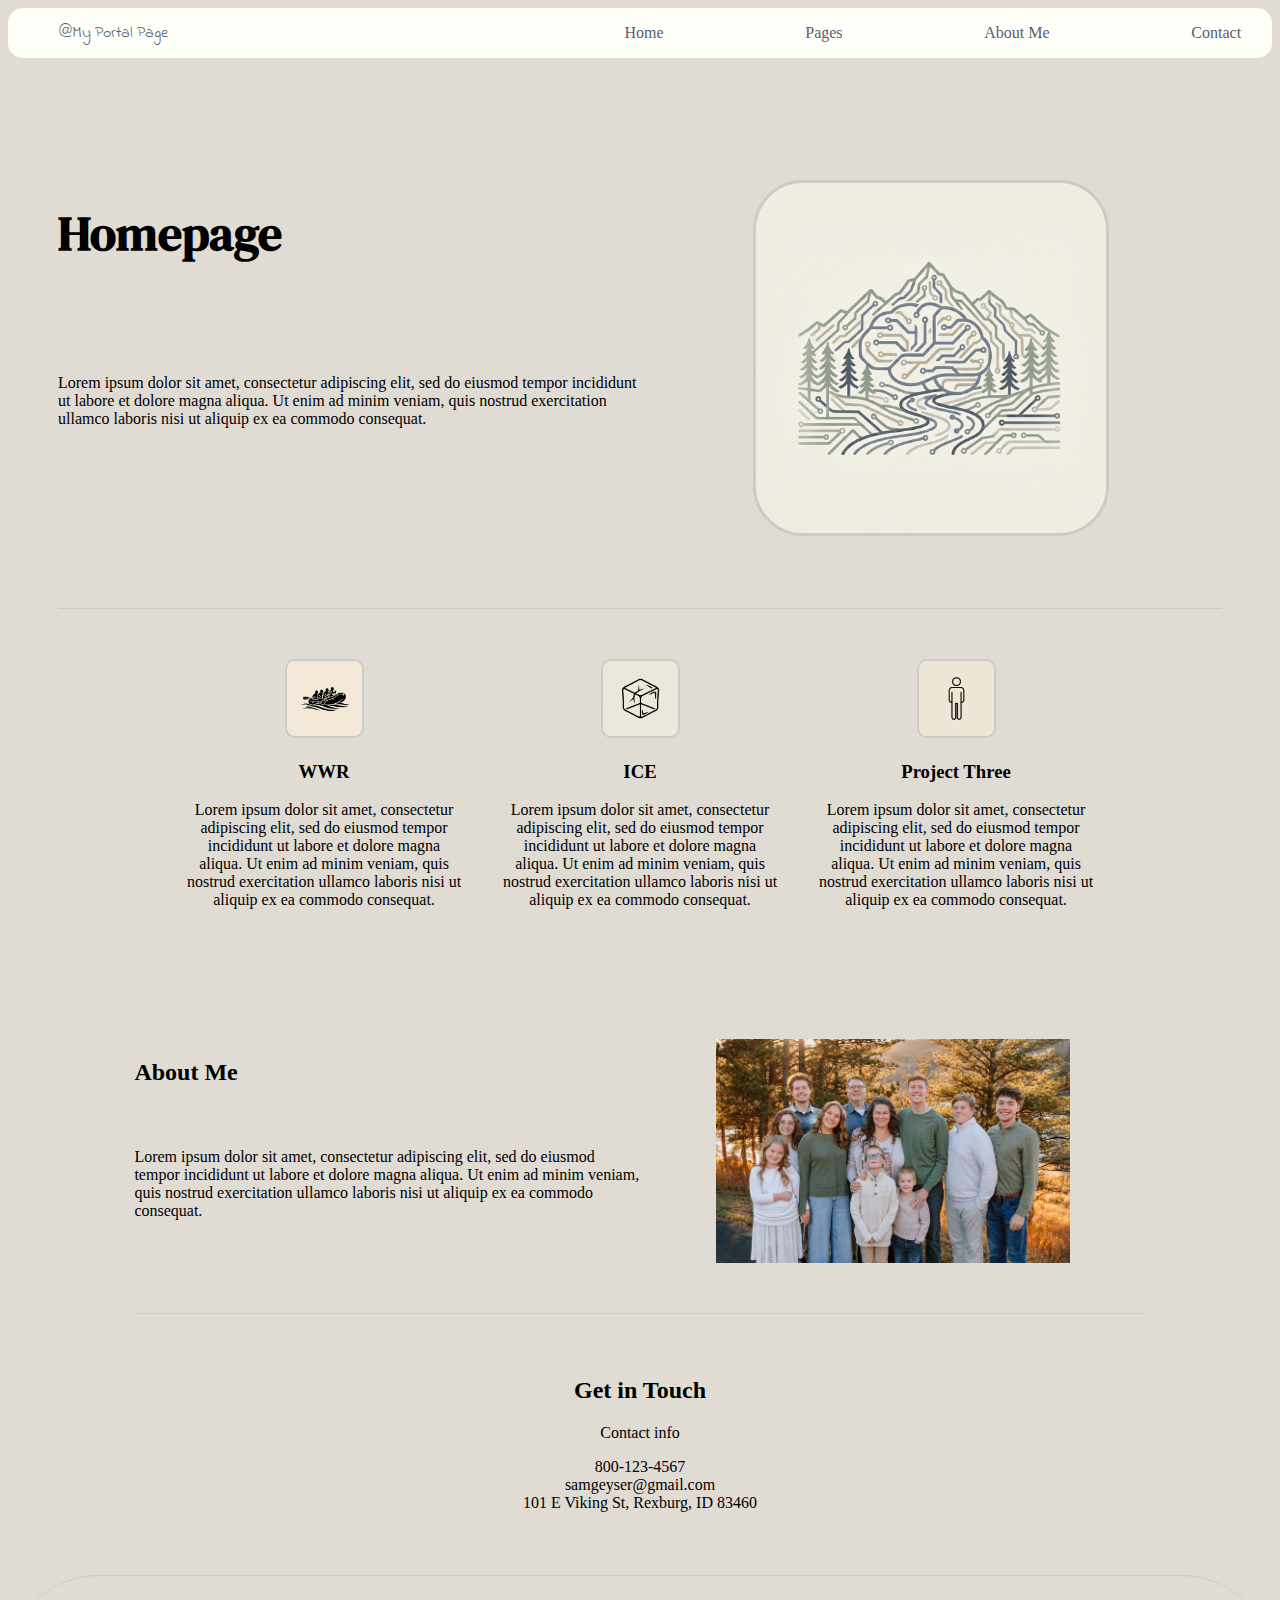
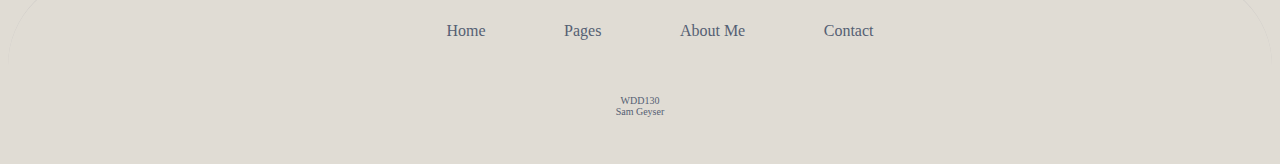
<file: index.html>
<!DOCTYPE html>
<html lang="en">
<head>
    <meta charset="UTF-8">
    <meta name="viewport" content="width=device-width, initial-scale=1.0">
    <title>Portal Page</title>
    <link href="styles/styles.css" rel="stylesheet">
</head>
<style>
@import url('https://fonts.googleapis.com/css2?family=DM+Serif+Text:ital@0;1&family=Indie+Flower&display=swap');
</style>
<body>
   <header>
    <a id="logo_link" href="index.html">@My Portal Page</a>
    <nav>
        <ul>
            <li><a class="header_link" href="#">Home</a></li>
            <li><a class="header_link" href="#">Pages</a></li>
            <li><a class="header_link" href="#">About Me</a></li>
            <li><a class="header_link" href="#">Contact</a></li>
        </ul>
    </nav>
   </header> 
   <main>
    <section id="hero">
        <h1>Homepage</h1>
        <p>Lorem ipsum dolor sit amet, consectetur adipiscing elit, sed do eiusmod tempor incididunt ut labore et dolore magna aliqua. Ut enim ad minim veniam, quis nostrud exercitation ullamco laboris nisi ut aliquip ex ea commodo consequat.</p>
        <img id="hero_img" src="images/logo.png" alt="company logo">
    </section>
    <section id="columns">
        <div id="wwr">
            <a href="wwr/index.html"><img src="images/raft-icon2.png" alt="WWR link"></a>
            <h3>WWR</h3>
            <p>Lorem ipsum dolor sit amet, consectetur adipiscing elit, sed do eiusmod tempor incididunt ut labore et dolore magna aliqua. Ut enim ad minim veniam, quis nostrud exercitation ullamco laboris nisi ut aliquip ex ea commodo consequat.</p>
        </div>
        <div id="ice">
            <a href="#"><img src="images/ice-icon.png" alt="ICE link"></a>
            <h3>ICE</h3>
            <p>Lorem ipsum dolor sit amet, consectetur adipiscing elit, sed do eiusmod tempor incididunt ut labore et dolore magna aliqua. Ut enim ad minim veniam, quis nostrud exercitation ullamco laboris nisi ut aliquip ex ea commodo consequat.</p>
        </div>
        <div id="three">
            <a href="#"><img src="images/person-icon.png" alt="Project 3 link"></a>
            <h3>Project Three</h3>
            <p>Lorem ipsum dolor sit amet, consectetur adipiscing elit, sed do eiusmod tempor incididunt ut labore et dolore magna aliqua. Ut enim ad minim veniam, quis nostrud exercitation ullamco laboris nisi ut aliquip ex ea commodo consequat.</p>
        </div>
    </section>
    <section id="about_me">
        <h2>About Me</h2>
        <p>Lorem ipsum dolor sit amet, consectetur adipiscing elit, sed do eiusmod tempor incididunt ut labore et dolore magna aliqua. Ut enim ad minim veniam, quis nostrud exercitation ullamco laboris nisi ut aliquip ex ea commodo consequat.</p>
        <img id="abtme_img" src="images/family.JPG">
    </section>
    <section id="contact">
        <h2>Get in Touch</h2>
        <p>Contact info</p>
        <p>800-123-4567<br>samgeyser@gmail.com<br>101 E Viking St, Rexburg, ID 83460<p>
    </section>
   </main>
   <footer>
    <nav>
        <ul>
            <li><a class="footer_link" href="#">Home</a></li>
            <li><a class="footer_link" href="#">Pages</a></li>
            <li><a class="footer_link" href="#">About Me</a></li>
            <li><a class="footer_link" href="#">Contact</a></li>
        </ul>
    </nav>
    <p>WDD130<br>Sam Geyser</p>
   </footer>
</body>
</html>
</file>
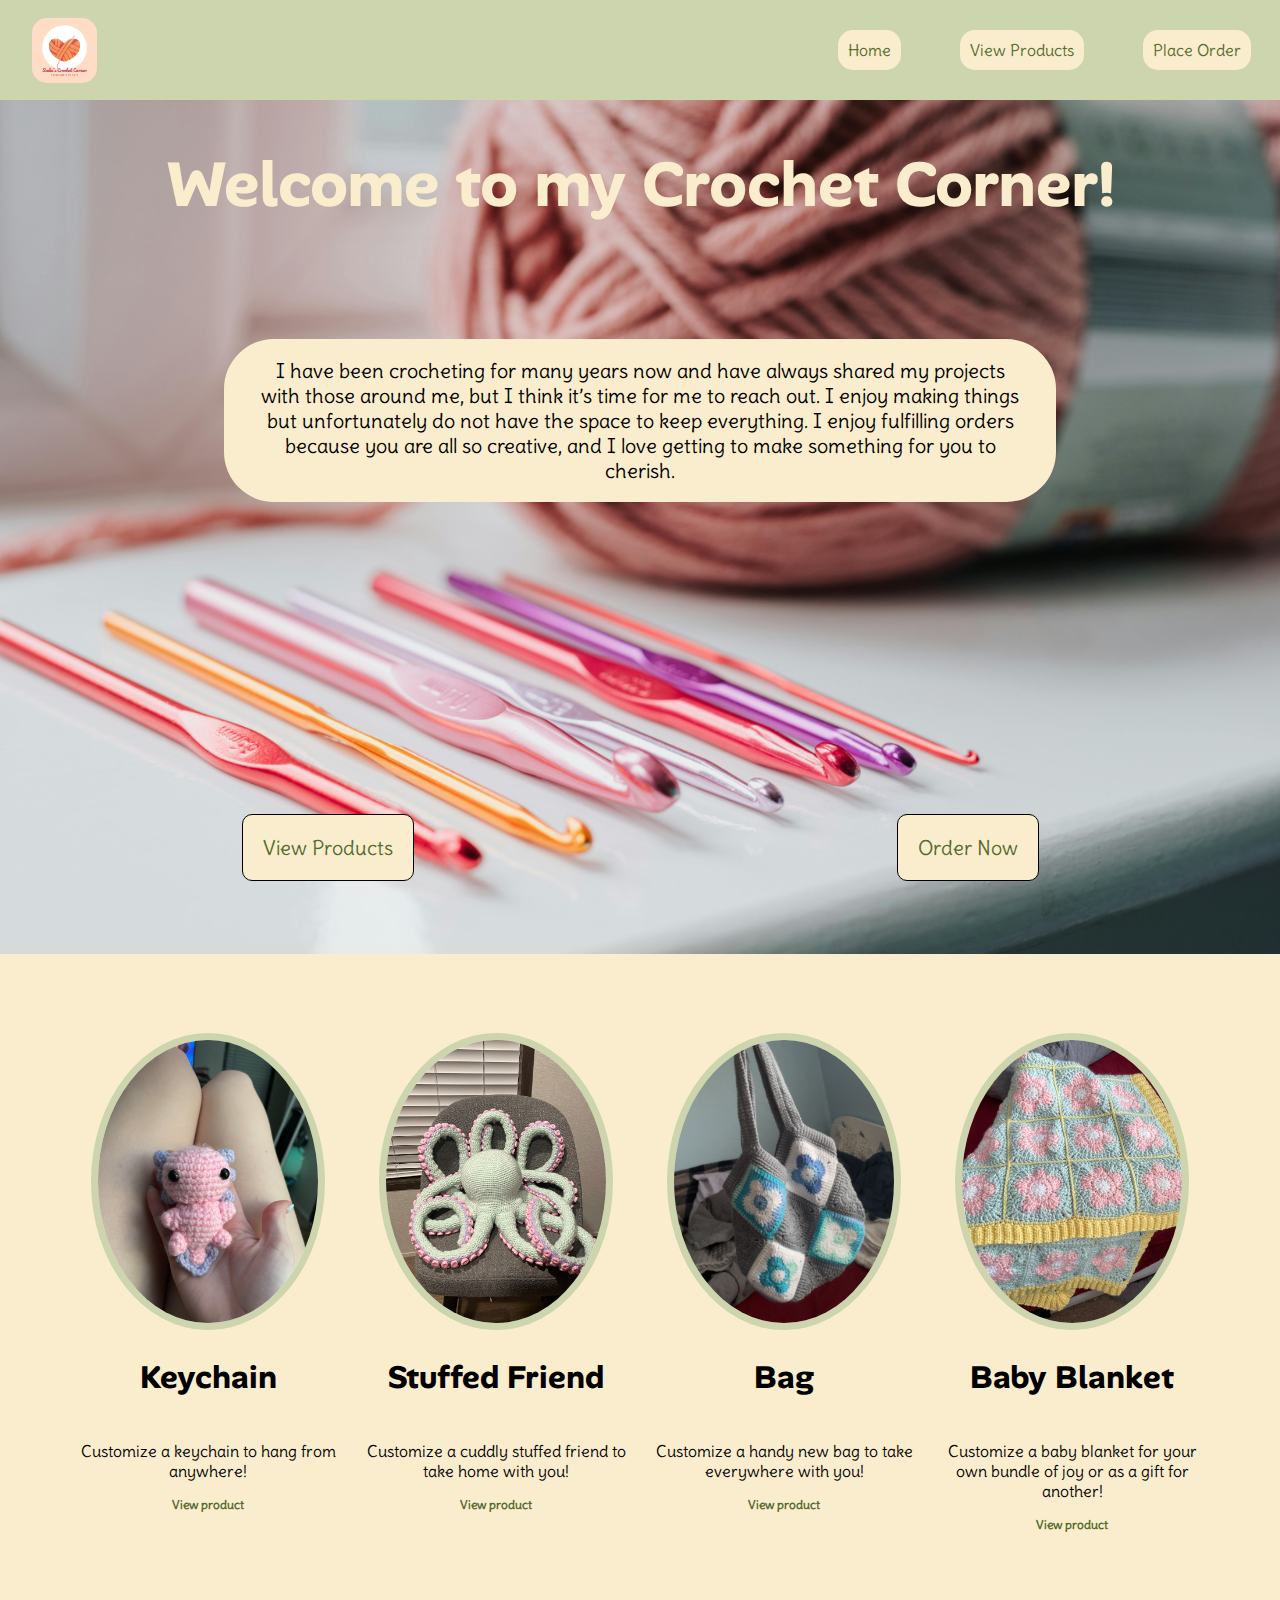
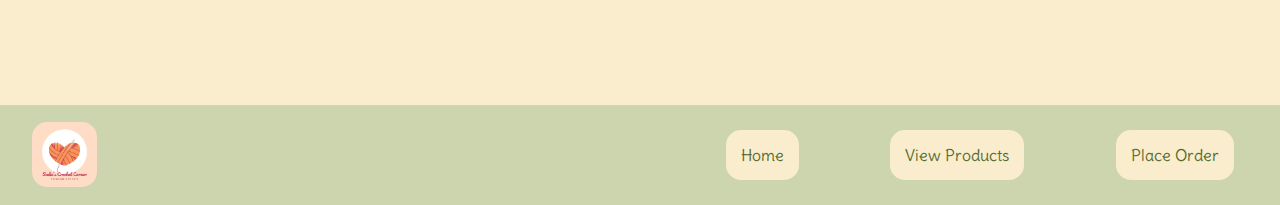
<file: Apodaca/index.html>
<!DOCTYPE html>
<html lang="en">
<head>
    <meta charset="UTF-8">
    <meta name="viewport" content="width=device-width, initial-scale=1.0">
    <title>Apodaca</title>
    <link href="styles/style.css" rel="stylesheet">
</head>
<body>
    <header>
        <a class="head_logo" href="#index.html"><img src="images/crochetlogo.png"></a>
        <nav>
            <ul>
                <li><a href="index.html">Home</a></li>
                <li><a href="products.html">View Products</a></li>
                <li><a href="order.html">Place Order</a></li>
            </ul>
        </nav>
    </header>
    <section class="hero">
        <h1>Welcome to my Crochet Corner!</h1>
        <div id="hero-p"></div>
        <p>I have been crocheting for many years now and have always shared my projects with those around me, but I think it’s time for me to reach out. I enjoy making things but unfortunately do not have the space to keep everything. I enjoy fulfilling orders because you are all so creative, and I love getting to make something for you to cherish. </p>
        <div id="hero-buttons">
            <a href="products.html">View Products</a>
            <a href="order.html">Order Now</a>
        </div>
        <img id="hero-img" src="images/pink-yarn-table.jpg">
    </section>
    <section class="features">
        <div id="home-keychain">
            <img src="images/pink-mew.jpg">
            <h2>Keychain</h2>
            <p>Customize a keychain to hang from anywhere!</p>
            <a href="products.html">View product</a>
        </div>
        <div id="home-stuffed">
            <img src="images/teal-octopus.jpg">
            <h2>Stuffed Friend</h2>
            <p>Customize a cuddly stuffed friend to take home with you!</p>
            <a href="products.html">View product</a>
        </div>
        <div id="home-bag">
            <img src="images/gray-bag.JPG">
            <h2>Bag</h2>
            <p>Customize a handy new bag to take everywhere with you!</p>
            <a href="products.html">View product</a>
        </div>
        <div id="home-blanket">
            <img src="images/flower-blanket.jpg">
            <h2>Baby Blanket</h2>
            <p>Customize a baby blanket for your own bundle of joy or as a gift for another!</p>
            <a href="products.html">View product</a>
        </div>
    </section>
    <footer>
        <a  class="foot_logo" href="#index.html"><img src="images/crochetlogo.png"></a>
        <ul>
            <li><a href="index.html">Home</a></li>
            <li><a href="products.html">View Products</a></li>
            <li><a href="order.html">Place Order</a></li>
        </ul>        
    </footer>
</body>
</html>
</file>
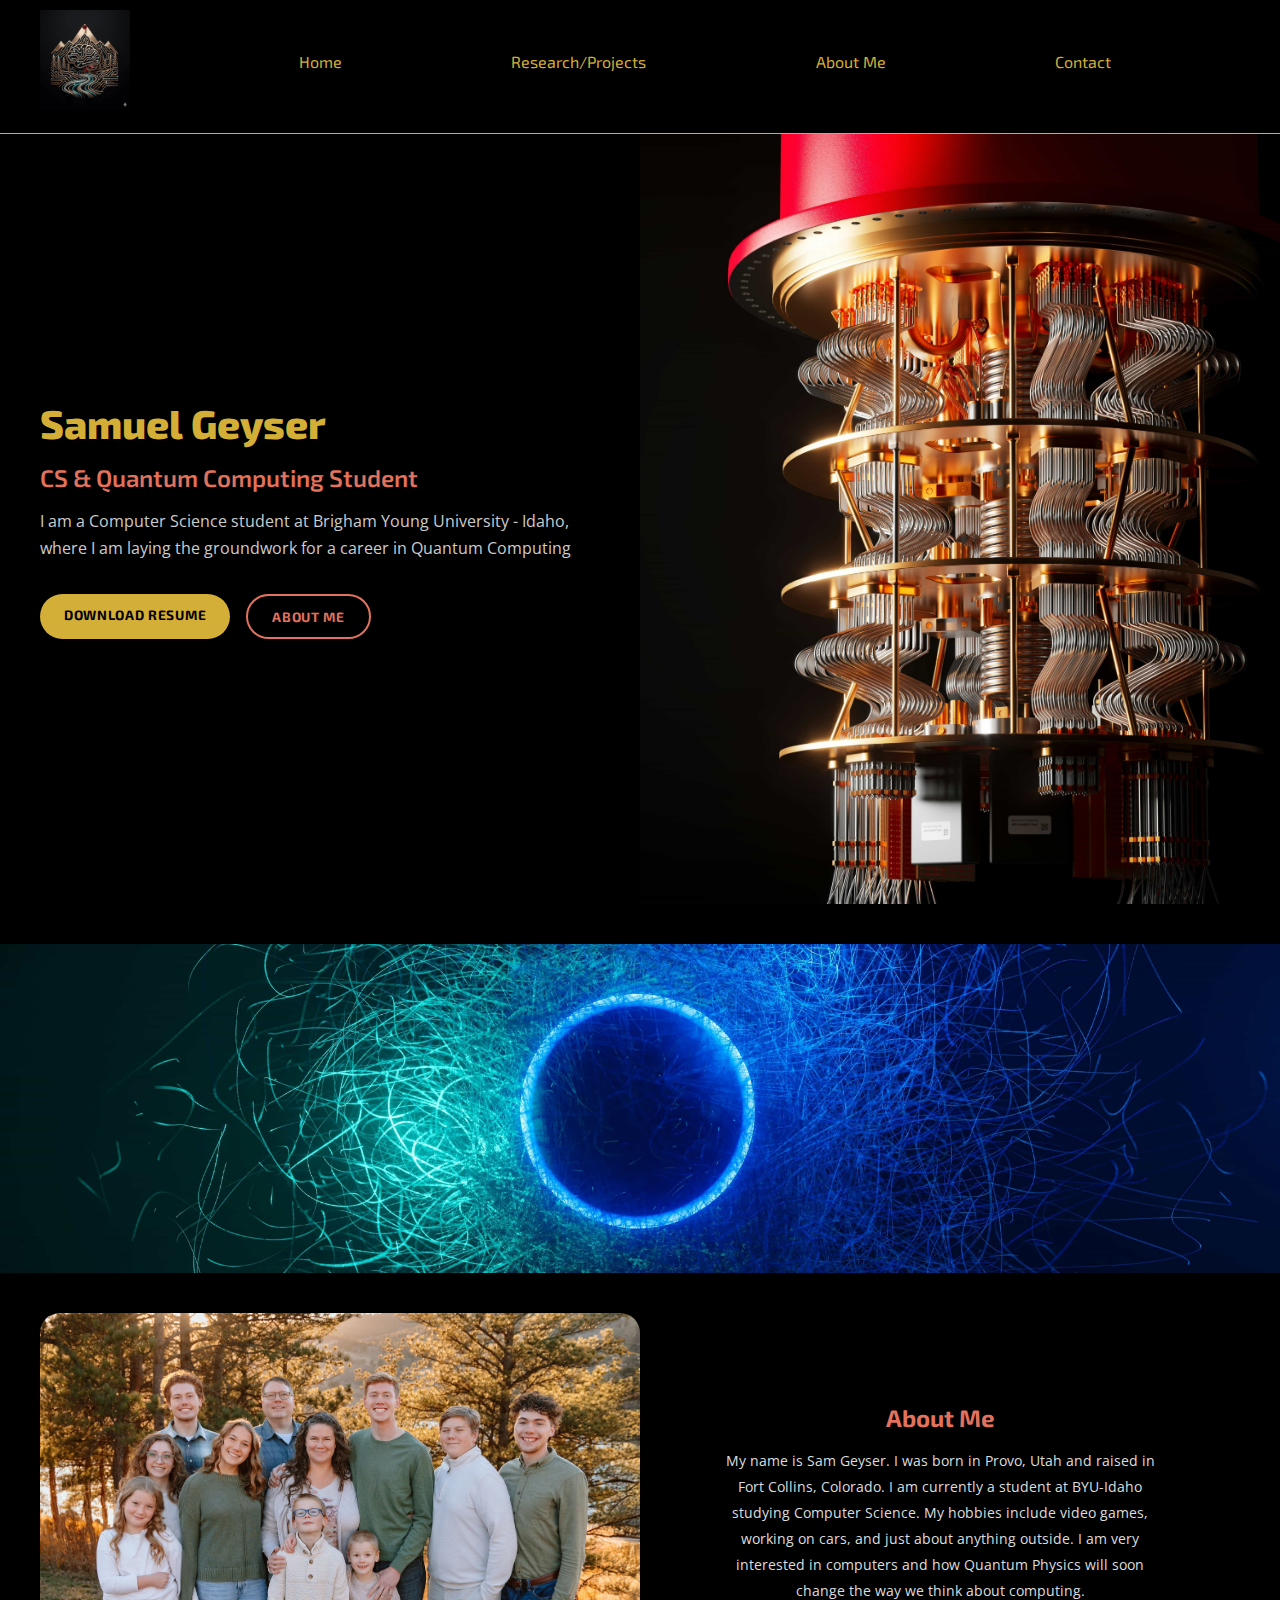
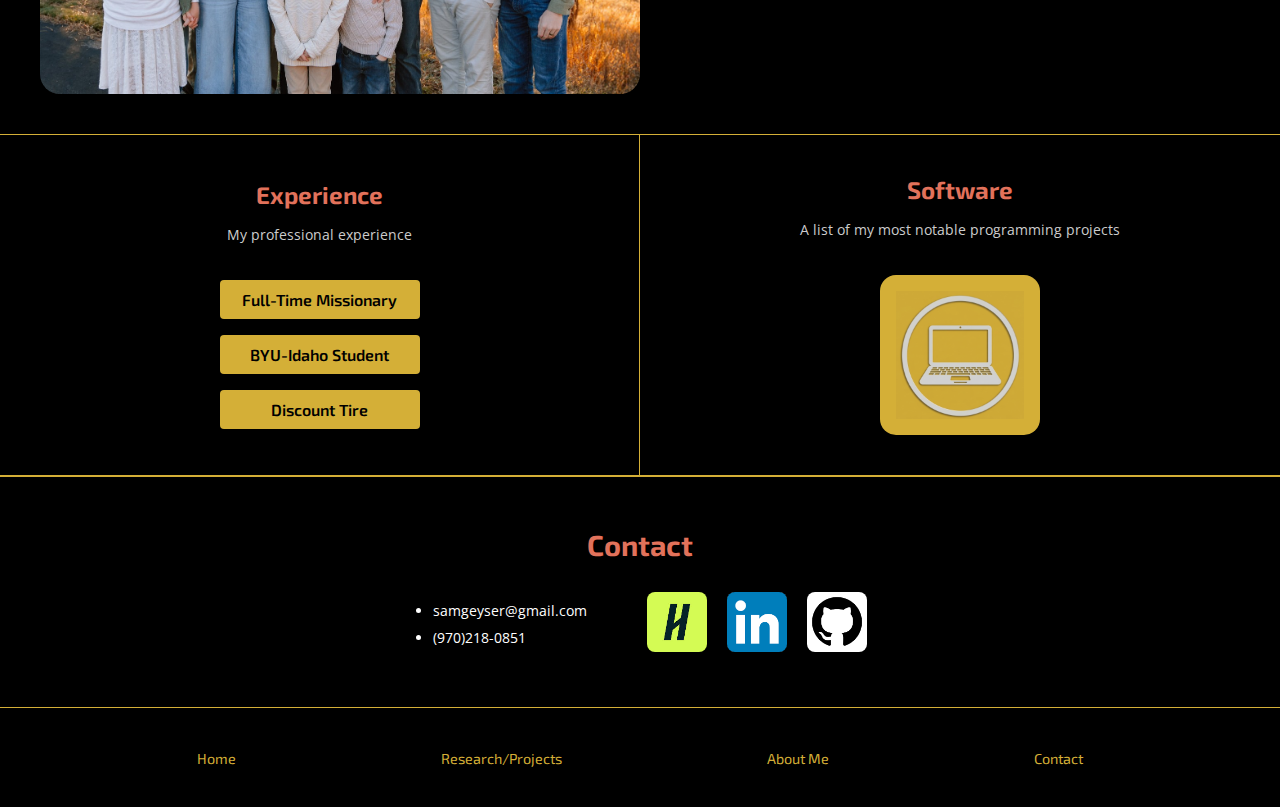
<file: geyser/index.html>
<!DOCTYPE html>
<html lang="en">
<head>
    <meta charset="UTF-8">
    <meta name="viewport" content="width=device-width, initial-scale=1.0">
    <link href="styles/index.css" rel="stylesheet">
    <link href="styles/header_footer.css" rel="stylesheet">
    <title>Quantum Portfolio</title>
</head>
<body>
    <div id="content">
        <header>
            <a id="logo_link" href="index.html">
                <img class="logo" src="images/quantum-brain-icon.png" alt="portfolio logo">
            </a>

            <nav>
                <ul>
                    <li><a href="index.html">Home</a></li>
                    <li><a href="software.html">Research/Projects</a></li>
                    <li><a href="experience.html">About Me</a></li>
                    <li><a href="contact.html">Contact</a></li>
                </ul>
            </nav>
        </header>

        <div id="hero">
            <div id="hero-top">
                <section id="hero-msg">
                    <h1 class="heading">Samuel Geyser</h1>
                    <h2 class="second-heading">CS & Quantum Computing Student</h2>
                    <p class="sub-heading">I am a Computer Science student at Brigham Young University - Idaho, where I am laying the groundwork for a career in Quantum Computing</p>
                    <div class="button-box">
                        <a class="resume_button" href="">DOWNLOAD RESUME</a>
                        <a class="about-me_button" href="experience.html">ABOUT ME</a>
                    </div>
                </section>
                <div id="hero-box">
                    <img id="hero-img" src="images/Quantum_Computer.jpg" alt="hero image">
                </div>
            </div>
            <img id="partical" src="images/Partical.jpg" alt="division">
        </div>

        <div class="main-card">
            <section id="about-me">
                <div class="about-me-body">
                    <img class="about-me_img" src="images/family.JPG" alt="family picture">
                    <div class="about-me-text">
                        <h2>About Me</h2>
                        <p>My name is Sam Geyser. I was born in Provo, Utah and raised in Fort Collins, Colorado. I am currently a student at BYU-Idaho studying Computer Science. My hobbies include video games, working on cars, and just about anything outside. I am very interested in computers and how Quantum Physics will soon change the way we think about computing.</p>
                    </div>
                </div>
            </section>
            <section id="experience">
                <h2>Experience</h2>
                <p>My professional experience</p>
                <a class="experience_button" href="experience.html#missionary">Full-Time Missionary</a>
                <a class="experience_button" href="experience.html#byui">BYU-Idaho Student</a>
                <a class="experience_button" href="experience.html#discount-tire">Discount Tire</a>
            </section>
            <section id="software">
                <h2>Software</h2>
                <p>A list of my most notable programming projects</p>
                <a href="software.html">
                    <img src="images/laptop-logo.png" alt="software projects">
                </a>
            </section>
        </div>
        
        <section id="contact">
            <h2>Contact</h2>
            <div class="contact-body">
                <ul class="contact-info">
                    <li><a href="mailto:samgeyser@gmail.com">samgeyser@gmail.com</a></li>
                    <li><a href="tel:+19702180851">(970)218-0851</a></li>
                </ul>
                <div class="logo_links">
                    <a href="https://app.joinhandshake.com/profiles/geyser-samuel">
                        <img src="images/handshake-logo.png" alt="Handshake"></a>
                    <a href="https://www.linkedin.com/in/samuel-geyser-396847393/">
                        <img src="images/linkedin-logo.png" alt="LinkedIn"></a>
                    <a href="https://github.com/SMGeyser">
                        <img src="images/github-logo.png" alt="GitHub"></a>
                </div>
            </div>
        </section>

        <footer>
            <nav>
                <ul>
                    <li><a href="index.html">Home</a></li>
                    <li><a href="software.html">Research/Projects</a></li>
                    <li><a href="experience.html">About Me</a></li>
                    <li><a href="contact.html">Contact</a></li>
                </ul>
            </nav>
        </footer>
    </div>
</body>
</html>
</file>
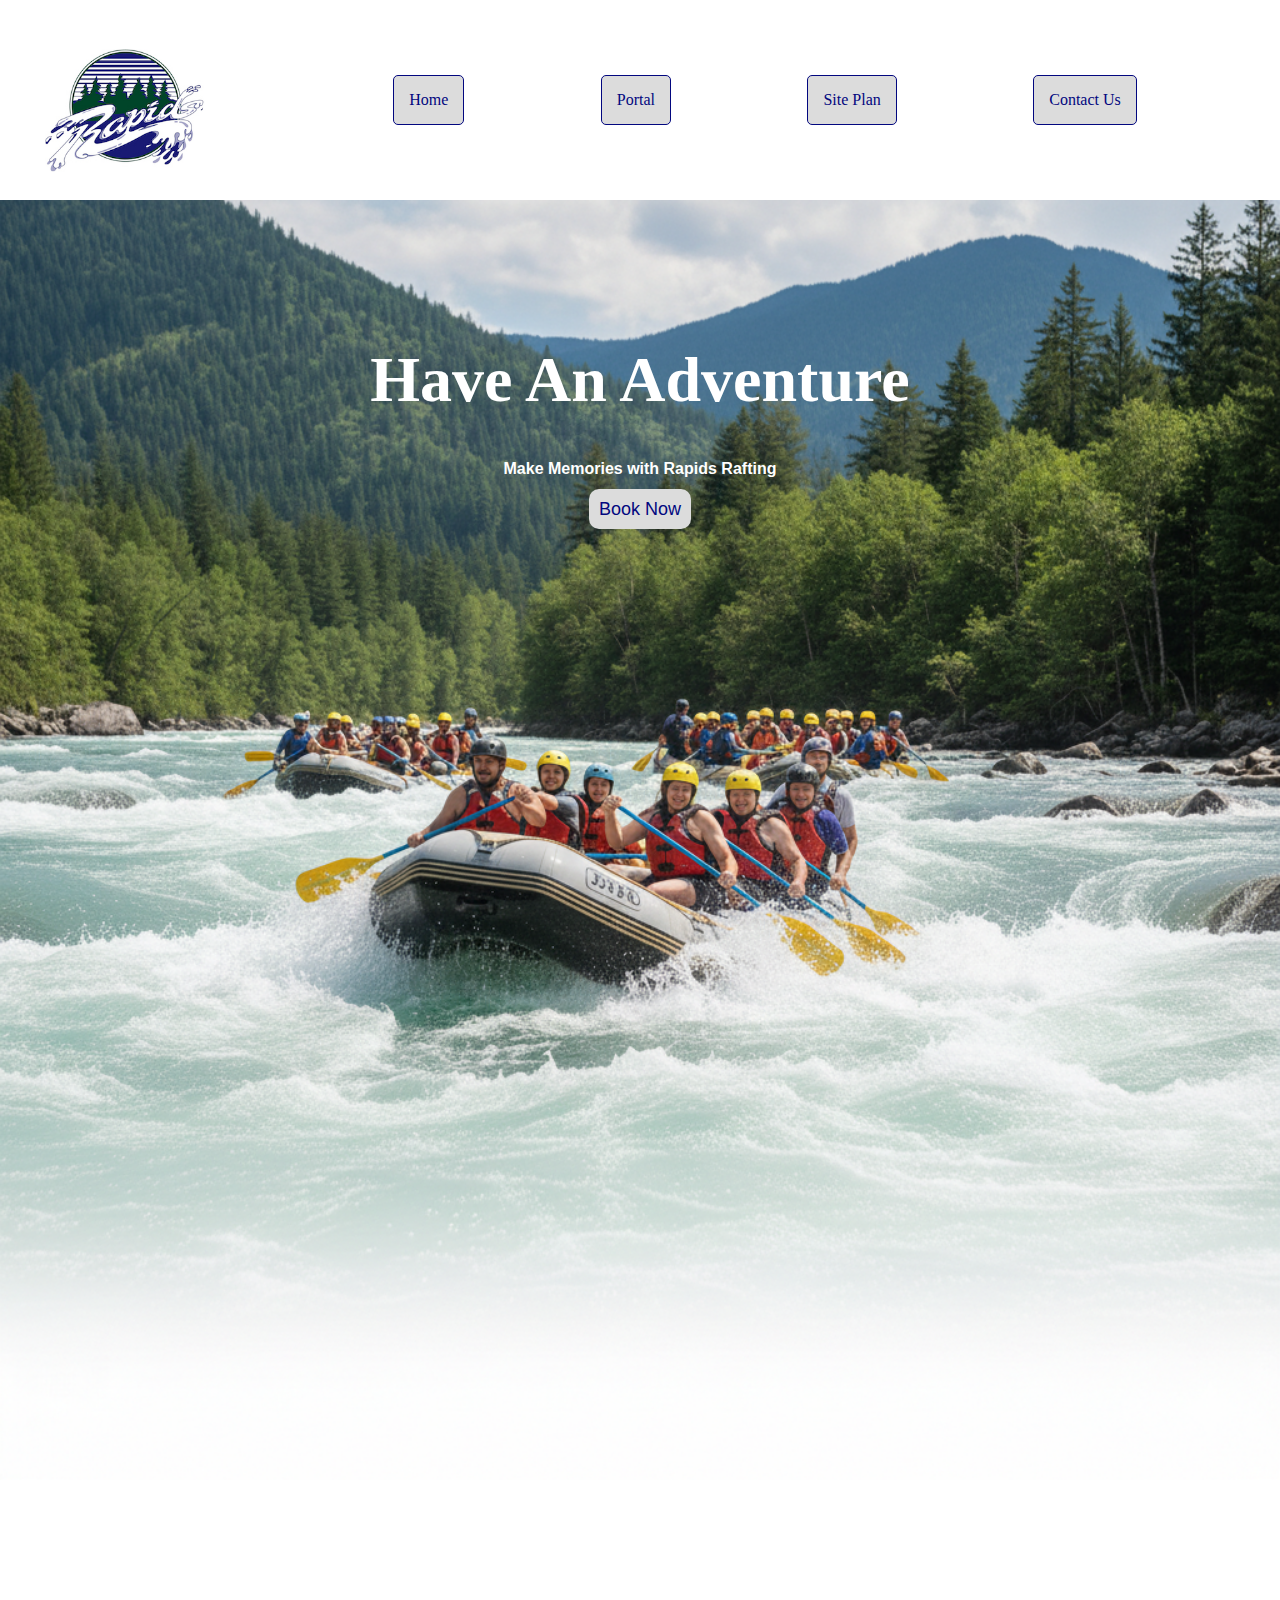
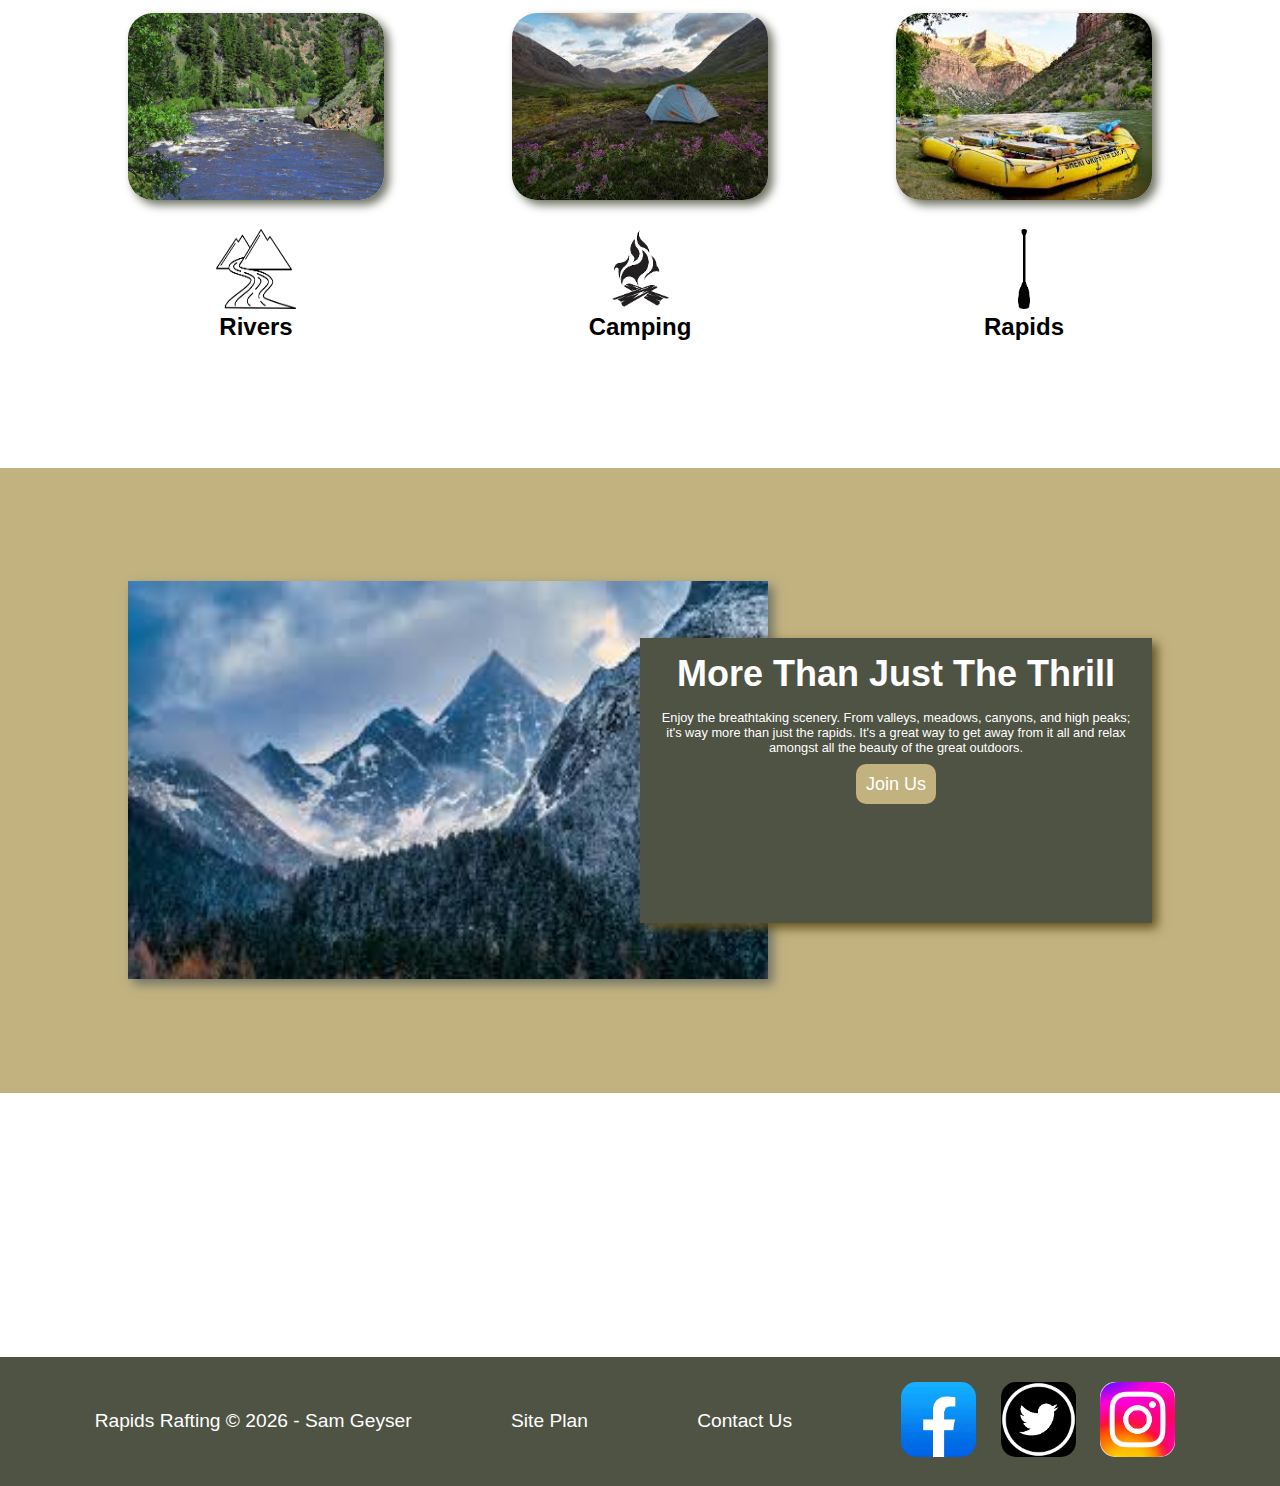
<file: wwr/index.html>
<!DOCTYPE html>
<html lang="en">
<head>
    <meta charset="UTF-8">
    <meta name="viewport" content="width=device-width, initial-scale=1.0">
    <link type="text/css" rel="stylesheet" href="styles/index.css" >
    <title>Rapids Rafting | Whitewater Rafting Vacations | Home</title>
</head>
<body>
    <div id = "content">
    
 <header>
        <a id="logo_link" href="index.html">
            <img class="logo" src="images/Rapids_logo2.jpg" alt="Rapids Rafting Logo">
        </a>
        <nav>
            <a href="index.html">Home</a>
            <a href="https://smgeyser.github.io/wdd130/">Portal</a>
            <a href="site-plan-rafting.html">Site Plan</a>
            <a href="contactus.html">Contact Us</a>
        </nav>
    </header> 
<div id="hero">
    <div id="hero-box">
        <img id="hero-img" src="images/gemini-background2.png" alt="People enjoying white water rafting">
    </div>
    <section id="hero-msg">
        <h1 class="home-title">Have An Adventure</h1>
        <h4>Make Memories with Rapids Rafting </h4>
        <div class='button-box'>
            <a class='book' href="contactus.html">Book Now</a>
        </div>
    </section>
</div>
<main class="home-grid">
    <section class="rivers-card">
        <img class="card-img" src="images/forest-river.jpg" alt="river in forest">
        <img class="icon" src="images/river-logo.png" alt="river icon">
        <h2>Rivers</h2>
    </section>
    <section class="camping-card">
        <img class="card-img" src="images/tent-mountain.jpg" alt="tent in mountains">
        <img class="icon" src="images/fire-logo.png" alt="fire icon">
        <h2>Camping</h2>
    </section>
    <section class="rapids-card">
        <img class="card-img" src="images/raft.jpg" alt="rafting boat">
        <img class="icon" src="images/oar-logo.png" alt="oars icon">
        <h2>Rapids</h2>
    </section>
    <div id = "background"></div>
    <img class="mountains" src="images/mountain-back.jpg" alt="Misty mountains">
    <section class="msg">
        <h2>More Than Just The Thrill</h2>
        <p>Enjoy the breathtaking scenery. From valleys, meadows, canyons, and high peaks; it's way more than just the rapids. It's a great way to get away from it all and relax amongst all the beauty of the great outdoors. </p>
        <a class='join' href="rivers.html">Join Us</a>
    </section>
</main> 
<footer>
    <p>Rapids Rafting &copy; 2026 - Sam Geyser</p>
    <p><a href="site-plan-rafting.html">Site Plan</a></p>
    <p><a href="contactus.html">Contact Us</a></p>
    <div class="social">
        <a href="https://facebook.com" target="_blank">
            <img class="social-icon" src="images/fb.jpg" alt="fb icon" style="width:75px;height:75px;">
        </a>
        <a href="https://twitter.com" target="_blank">
            <img class="social-icon" src="images/twitter.png" alt="twitter icon" style="width:75px;height:75px;">
        </a>
        <a href="https://instagram.com" target="_blank">
            <img class="social-icon" src="images/intsa.jpg" alt="instagram icon" style="width:75px;height:75px;">
        </a>
    </div>
</footer>
</div> 
</body>
</html>
</file>
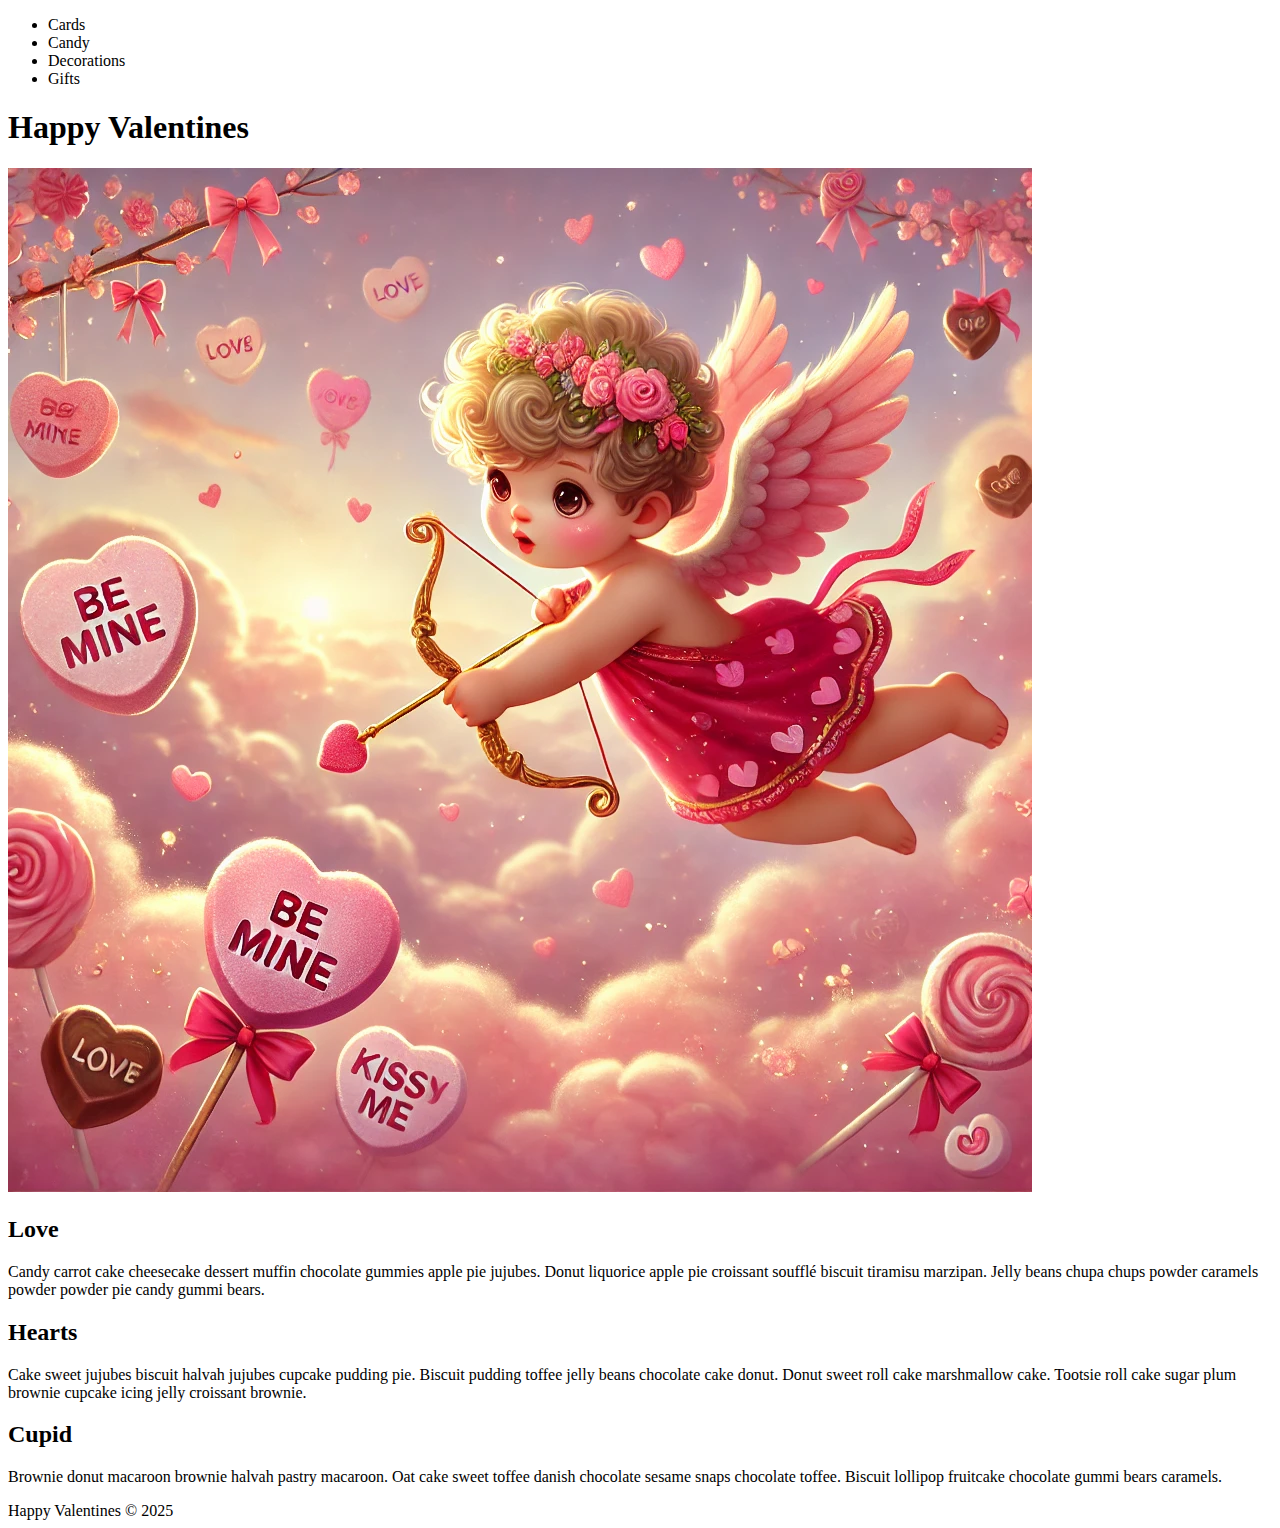
<file: ice/valentines/valentines/index.html>
<!DOCTYPE html>
<html lang="en">

<head>
    <meta charset="UTF-8">
    <meta name="viewport" content="width=device-width, initial-scale=1.0">
    <title>Happy Valentines Page</title>
</head>

<body>
    <div id="wrapper">
        <header>
            <nav>
                <ul>
                    <li>Cards</li>
                    <li>Candy</li>
                    <li>Decorations</li>
                    <li>Gifts</li>
                </ul>
            </nav>
        </header>
        <main>
            <h1>Happy Valentines</h1>
            <img src="images/valentines.png">
            <section>
                <h2>Love</h2>
                <p>Candy carrot cake cheesecake dessert muffin chocolate gummies apple
                    pie jujubes. Donut liquorice apple pie croissant soufflé biscuit
                    tiramisu marzipan. Jelly beans chupa chups powder caramels powder
                    powder pie candy gummi bears. </p>
            </section>
            <section>
                <h2>Hearts</h2>
                <p>Cake sweet jujubes biscuit halvah jujubes cupcake pudding pie. Biscuit
                    pudding toffee jelly beans chocolate cake donut. Donut sweet roll cake
                    marshmallow cake. Tootsie roll cake sugar plum brownie cupcake icing
                    jelly croissant brownie.</p>
            </section>
            <section>
                <h2>Cupid</h2>
                <p>Brownie donut macaroon brownie halvah pastry macaroon. Oat cake sweet
                    toffee danish chocolate sesame snaps chocolate toffee. Biscuit lollipop
                    fruitcake chocolate gummi bears caramels.</p>
            </section>
        </main>
        <footer>
            Happy Valentines &copy; 2025
        </footer>
    </div>
</body>

</html>
</file>
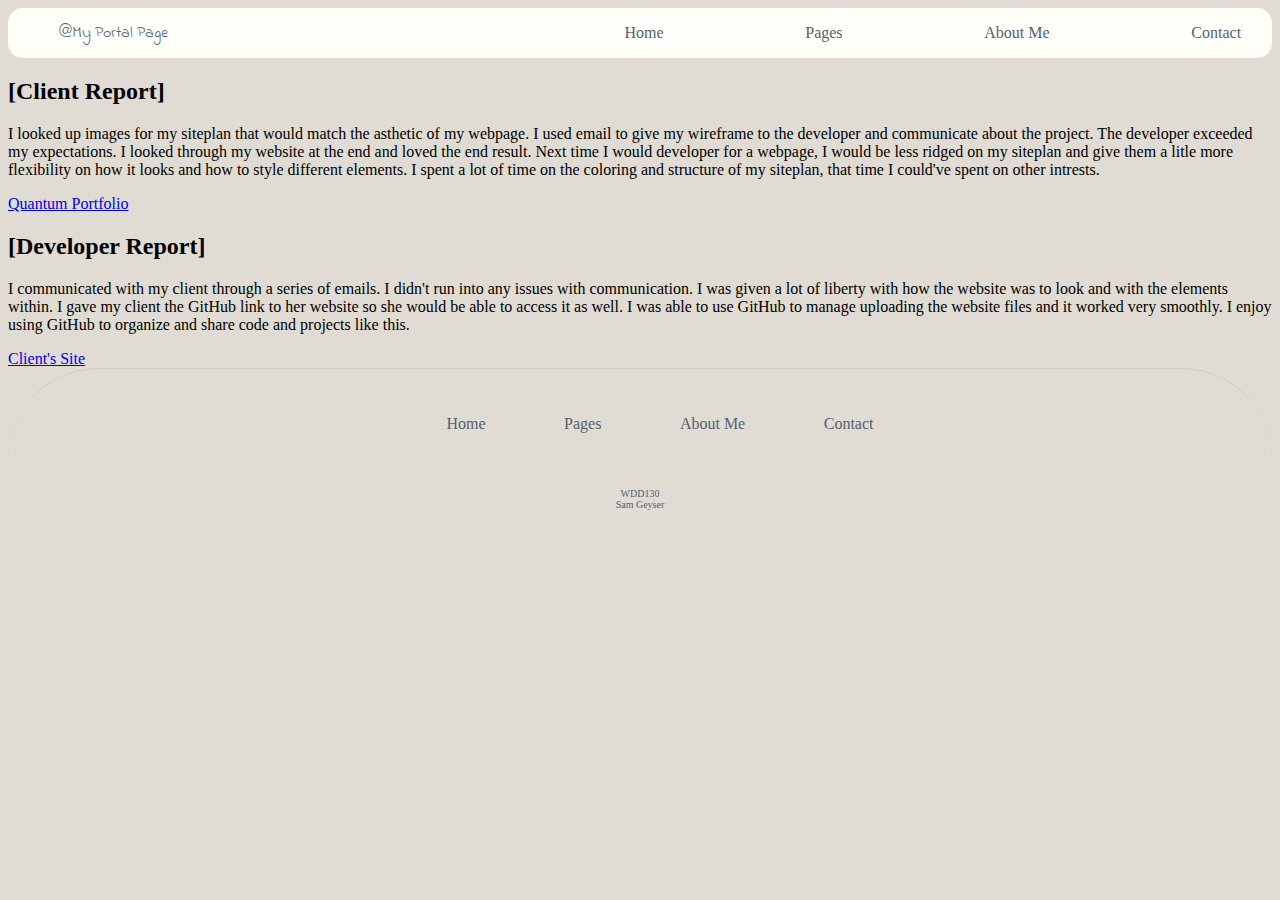
<file: client_report.html>
<!DOCTYPE html>
<html lang="en">
<head>
    <meta charset="UTF-8">
    <meta name="viewport" content="width=device-width, initial-scale=1.0">
    <title>Portal Page</title>
    <link href="styles/styles.css" rel="stylesheet">
</head>
<style>
@import url('https://fonts.googleapis.com/css2?family=DM+Serif+Text:ital@0;1&family=Indie+Flower&display=swap');
</style>
<body>
   <header>
    <a id="logo_link" href="index.html">@My Portal Page</a>
    <nav>
        <ul>
            <li><a class="header_link" href="index.html">Home</a></li>
            <li><a class="header_link" href="#columns">Pages</a></li>
            <li><a class="header_link" href="#about_me">About Me</a></li>
            <li><a class="header_link" href="#contact">Contact</a></li>
        </ul>
    </nav>
   </header> 

    <main id="report-page">
        <div id="client-report">
            <h2>[Client Report]</h2>
            <p>I looked up images for my siteplan that would match the asthetic of my webpage. I used email to give my wireframe to the developer and communicate about the project. The developer exceeded my expectations. I looked through my website at the end and loved the end result. Next time I would developer for a webpage, I would be less ridged on my siteplan and give them a litle more flexibility on how it looks and how to style different elements. I spent a lot of time on the coloring and structure of my siteplan, that time I could've spent on other intrests.</p>
            <a href="geyser/index.html">Quantum Portfolio</a>
        </div>
        <div id="dev-report">
            <h2>[Developer Report]</h2>
            <p>I communicated with my client through a series of emails. I didn't run into any issues with communication. I was given a lot of liberty with how the website was to look and with the elements within. I gave my client the GitHub link to her website so she would be able to access it as well. I was able to use GitHub to manage uploading the website files and it worked very smoothly. I enjoy using GitHub to organize and share code and projects like this.</p>
            <a href="Apodaca/index.html">Client's Site</a>
        </div>
    </main>

<footer>
    <nav>
        <ul>
            <li><a class="footer_link" href="index.html">Home</a></li>
            <li><a class="footer_link" href="#columns">Pages</a></li>
            <li><a class="footer_link" href="#about_me">About Me</a></li>
            <li><a class="footer_link" href="#contact">Contact</a></li>
        </ul>
    </nav>
    <p>WDD130<br>Sam Geyser</p>
   </footer>
</body>
</html>
</file>
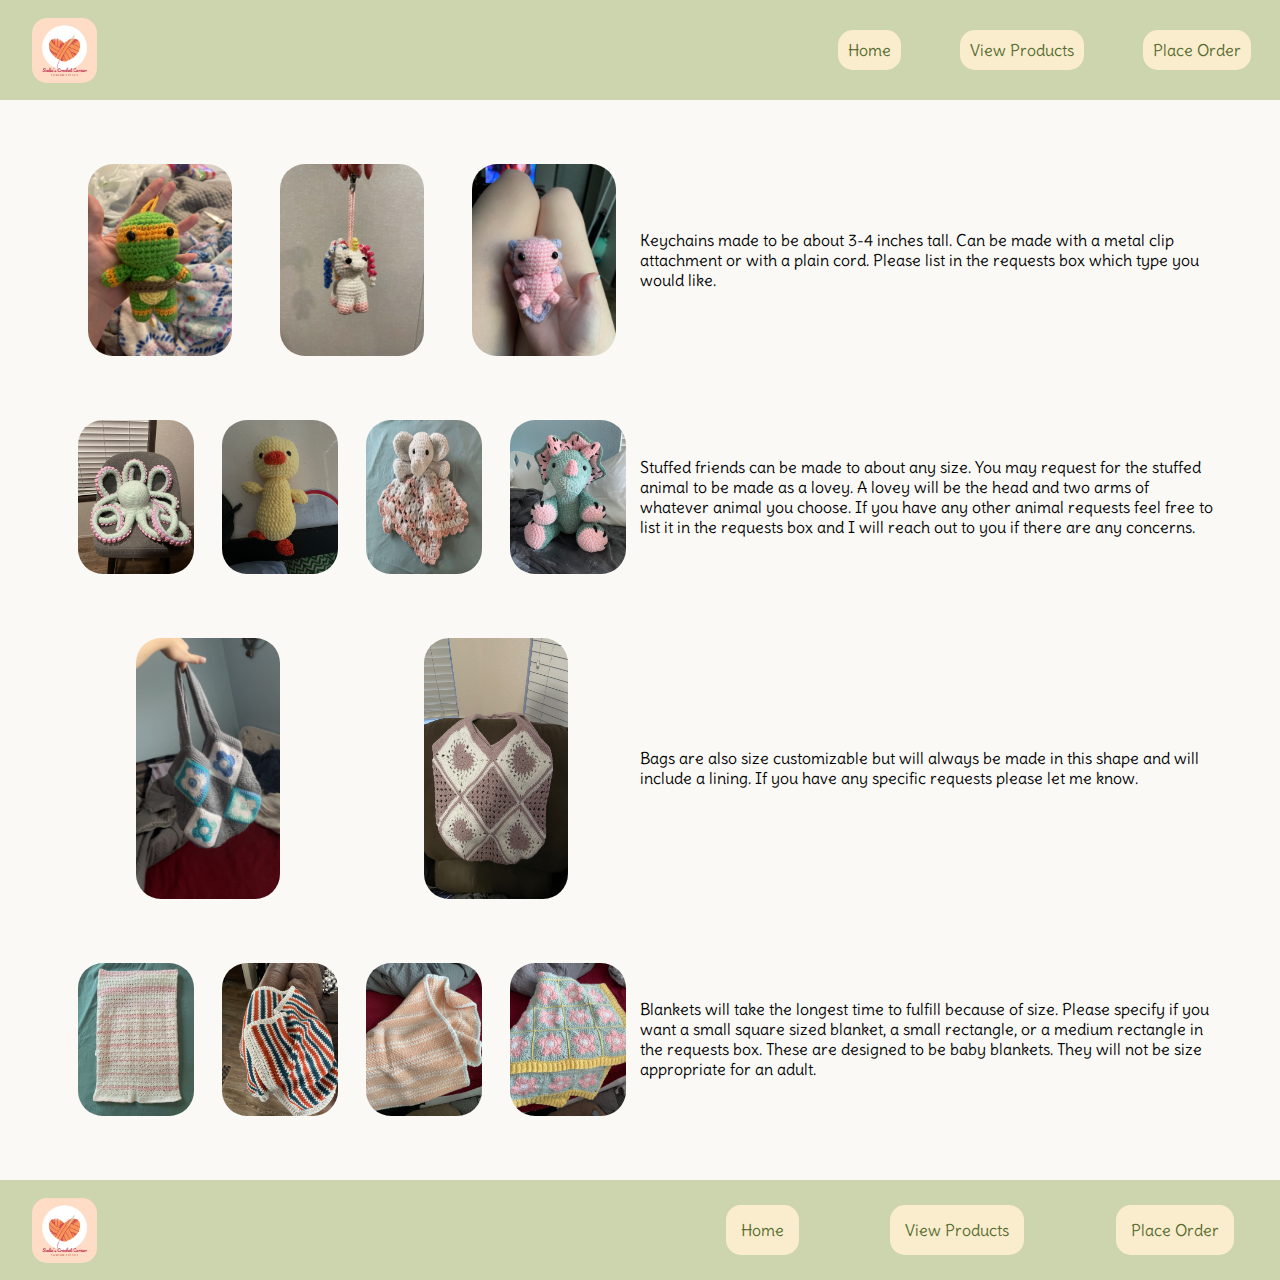
<file: Apodaca/products.html>
<!DOCTYPE html>
<html lang="en">
<head>
    <meta charset="UTF-8">
    <meta name="viewport" content="width=device-width, initial-scale=1.0">
    <title>Apodaca</title>
    <link href="styles/style.css" rel="stylesheet">
</head>
<body>
    <header>
        <a class="head_logo" href="index.html"><img src="images/crochetlogo.png"></a>
        <nav>
            <ul>
                <li><a href="index.html">Home</a></li>
                <li><a href="products.html">View Products</a></li>
                <li><a href="order.html">Place Order</a></li>
            </ul>
        </nav>
    </header>
    <section id="keychain">
        <div>
            <img src="images/ninja-turtle.jpg">
            <img src="images/unicorn.jpg">
            <img src="images/pink-mew.jpg">
        </div>
        <p>Keychains made to be about 3-4 inches tall. Can be made with a metal clip attachment or with a plain cord. Please list in the requests box which type you would like.</p>
    </section>
    <section id="stuffed">
        <div>
            <img src="images/teal-octopus.jpg">
            <img src="images/yellow-duck.jpg">
            <img src="images/elephant.jpg">
            <img src="images/blue-dino.jpg">
        </div>
        <p>Stuffed friends can be made to about any size. You may request for the stuffed animal to be made as a lovey. A lovey will be the head and two arms of whatever animal you choose. If you have any other animal requests feel free to list it in the requests box and I will reach out to you if there are any concerns.</p>
    </section>
    <section id="bag">
        <div>
            <img src="images/gray-bag.JPG">
            <img src="images/purple-pattern.jpg">
        </div>
        <p>Bags are also size customizable but will always be made in this shape and will include a lining. If you have any specific requests please let me know.</p>
    </section>
    <section id="blanket">
        <div>
            <img src="images/pink-white-stripes.jpg">
            <img src="images/orange-blue-blanket.jpg">
            <img src="images/peach-stripes.jpg">
            <img src="images/flower-blanket.jpg">
        </div>
        <p>Blankets will take the longest time to fulfill because of size. Please specify if you want a small square sized blanket, a small rectangle, or a medium rectangle in the requests box. These are designed to be baby blankets. They will not be size appropriate for an adult.</p>
    </section>
    <footer>
        <a  class="foot_logo" href="#index.html"><img src="images/crochetlogo.png"></a>
        <ul>
            <li><a href="index.html">Home</a></li>
            <li><a href="products.html">View Products</a></li>
            <li><a href="order.html">Place Order</a></li>
        </ul>        
    </footer>
</body>
</html>
</file>
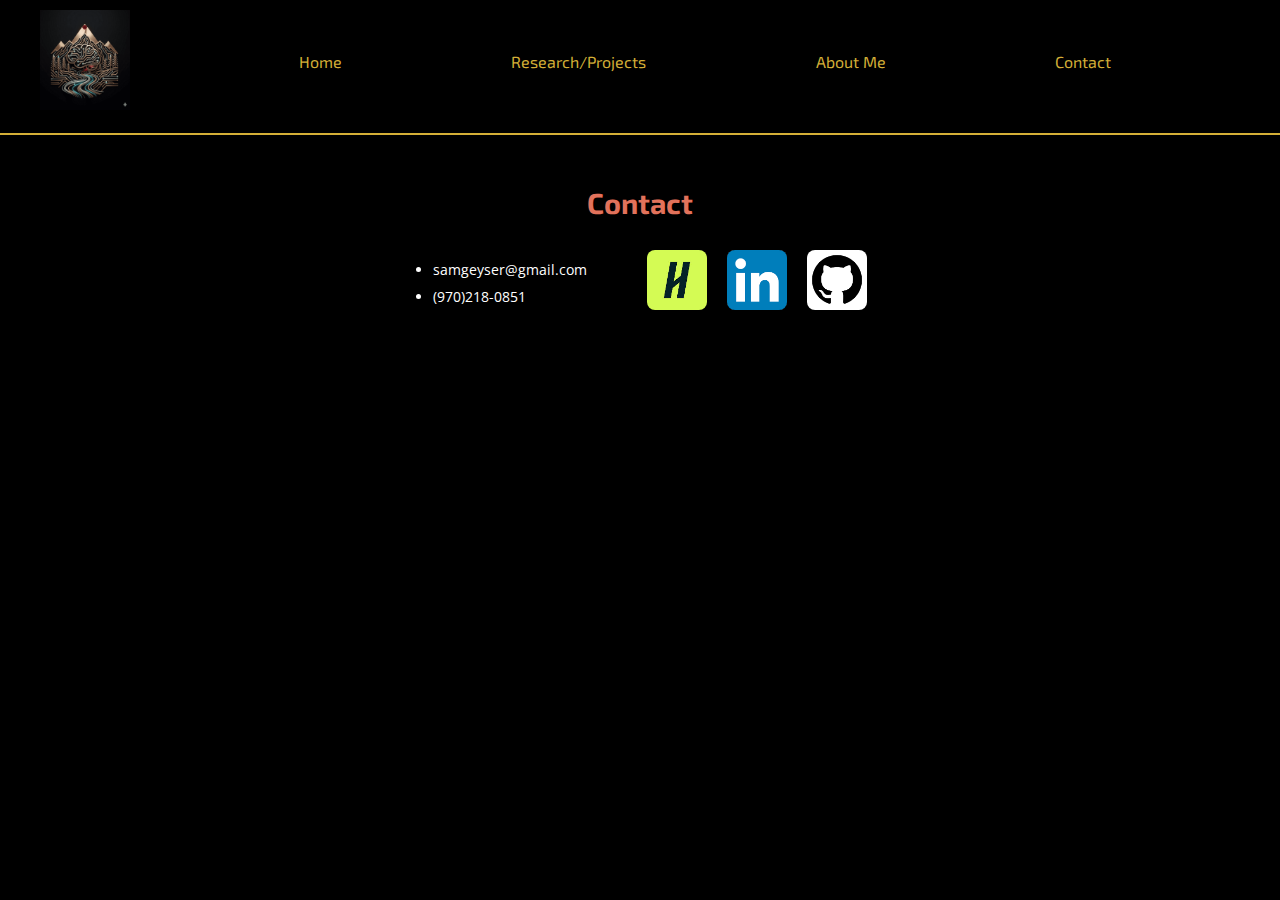
<file: geyser/contact.html>
<!DOCTYPE html>
<html lang="en">
<head>
    <meta charset="UTF-8">
    <meta name="viewport" content="width=device-width, initial-scale=1.0">
    <title>Contact</title>
    <link href="styles/index.css" rel="stylesheet">
    <link href="styles/header_footer.css" rel="stylesheet">
    <link href="styles/contact.css" rel="stylesheet">
</head>
<body>
    <div class="content">
        <header>
            <a id="logo_link" href="index.html">
                <img class="logo" src="images/quantum-brain-icon.png" alt="portfolio logo">
            </a>

            <nav>
                <ul>
                    <li><a href="index.html">Home</a></li>
                    <li><a href="software.html">Research/Projects</a></li>
                    <li><a href="experience.html">About Me</a></li>
                    <li><a href="contact.html">Contact</a></li>
                </ul>
            </nav>
        </header>

        <section id="contact">
            <h2>Contact</h2>
            <div class="contact-body">
                <ul class="contact-info">
                    <li><a href="mailto:samgeyser@gmail.com">samgeyser@gmail.com</a></li>
                    <li><a href="tel:+19702180851">(970)218-0851</a></li>
                </ul>
                <div class="logo_links">
                    <a href="https://app.joinhandshake.com/profiles/geyser-samuel">
                        <img src="images/handshake-logo.png" alt="Handshake"></a>
                    <a href="https://www.linkedin.com/in/samuel-geyser-396847393/">
                        <img src="images/linkedin-logo.png" alt="LinkedIn"></a>
                    <a href="https://github.com/SMGeyser">
                        <img src="images/github-logo.png" alt="GitHub"></a>
                </div>
            </div>
        </section>

    </div>
</body>
</html>
</file>
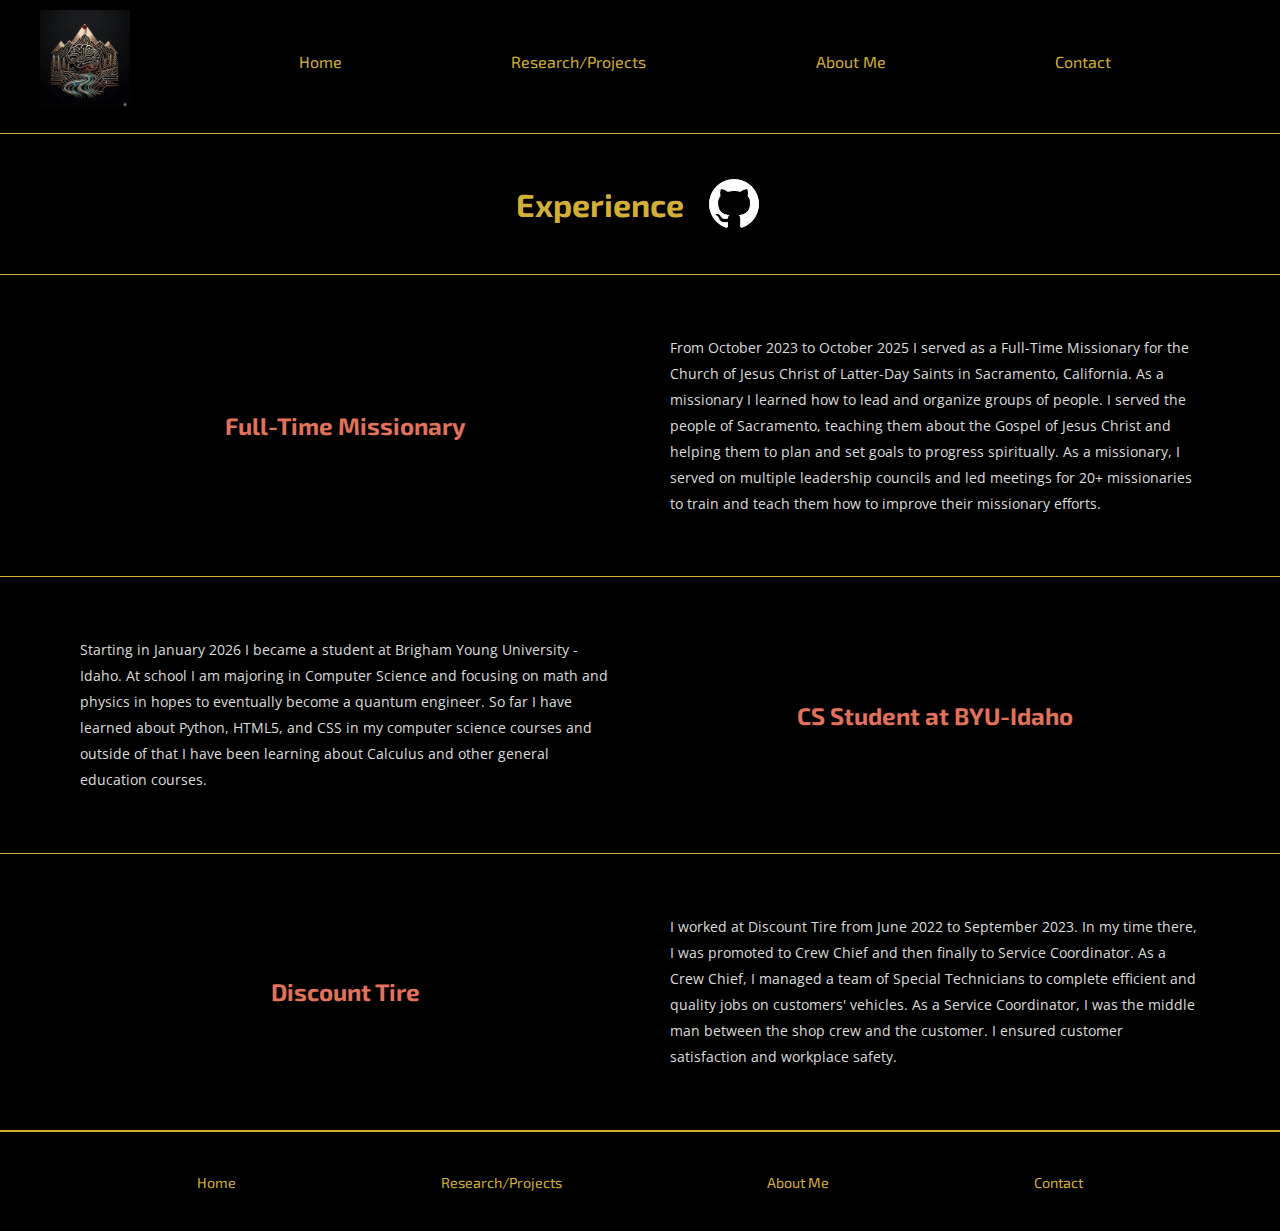
<file: geyser/experience.html>
<!DOCTYPE html>
<html lang="en">
<head>
    <meta charset="UTF-8">
    <meta name="viewport" content="width=device-width, initial-scale=1.0">
    <title>Experience</title>
    <link href="styles/experience.css" rel="stylesheet">
    <link href="styles/header_footer.css" rel="stylesheet">
</head>
<body>
    <div class="content">
        <header>
            <a id="logo_link" href="index.html">
                <img class="logo" src="images/quantum-brain-icon.png" alt="portfolio logo">
            </a>

            <nav>
                <ul>
                    <li><a href="index.html">Home</a></li>
                    <li><a href="software.html">Research/Projects</a></li>
                    <li><a href="experience.html">About Me</a></li>
                    <li><a href="contact.html">Contact</a></li>
                </ul>
            </nav>
        </header>

        <div class="page-title">
            <h1>Experience</h1>
            <img src="images/github-logo.png" alt="github">
        </div>

        <main>
            <div class="cards">
                <div class="missionary">
                    <h2>Full-Time Missionary</h2>
                    <p>From October 2023 to October 2025 I served as a Full-Time Missionary for the Church of Jesus Christ of Latter-Day Saints in Sacramento, California. As a missionary I learned how to lead and organize groups of people. I served the people of Sacramento, teaching them about the Gospel of Jesus Christ and helping them to plan and set goals to progress spiritually. As a missionary, I served on multiple leadership councils and led meetings for 20+ missionaries to train and teach them how to improve their missionary efforts.
                    </p>
                </div>
                <div class="byui">
                    <h2>CS Student at BYU-Idaho</h2>
                    <p>Starting in January 2026 I became a student at Brigham Young University - Idaho. At school I am majoring in Computer Science and focusing on math and physics in hopes to eventually become a quantum engineer. So far I have learned about Python, HTML5, and CSS in my computer science courses and outside of that I have been learning about Calculus and other general education courses.</p>
                </div>
                <div class="discount-tire">
                    <h2>Discount Tire</h2>
                    <p>I worked at Discount Tire from June 2022 to September 2023. In my time there, I was promoted to Crew Chief and then finally to Service Coordinator. As a Crew Chief, I managed a team of Special Technicians to complete efficient and quality jobs on customers' vehicles. As a Service Coordinator, I was the middle man between the shop crew and the customer. I ensured customer satisfaction and workplace safety.</p>
                </div>
            </div>
        </main>

        <footer>
            <nav>
                <ul>
                    <li><a href="index.html">Home</a></li>
                    <li><a href="software.html">Research/Projects</a></li>
                    <li><a href="experience.html">About Me</a></li>
                    <li><a href="contact.html">Contact</a></li>
                </ul>
            </nav>
        </footer>
        
    </div>
</body>
</html>
</file>
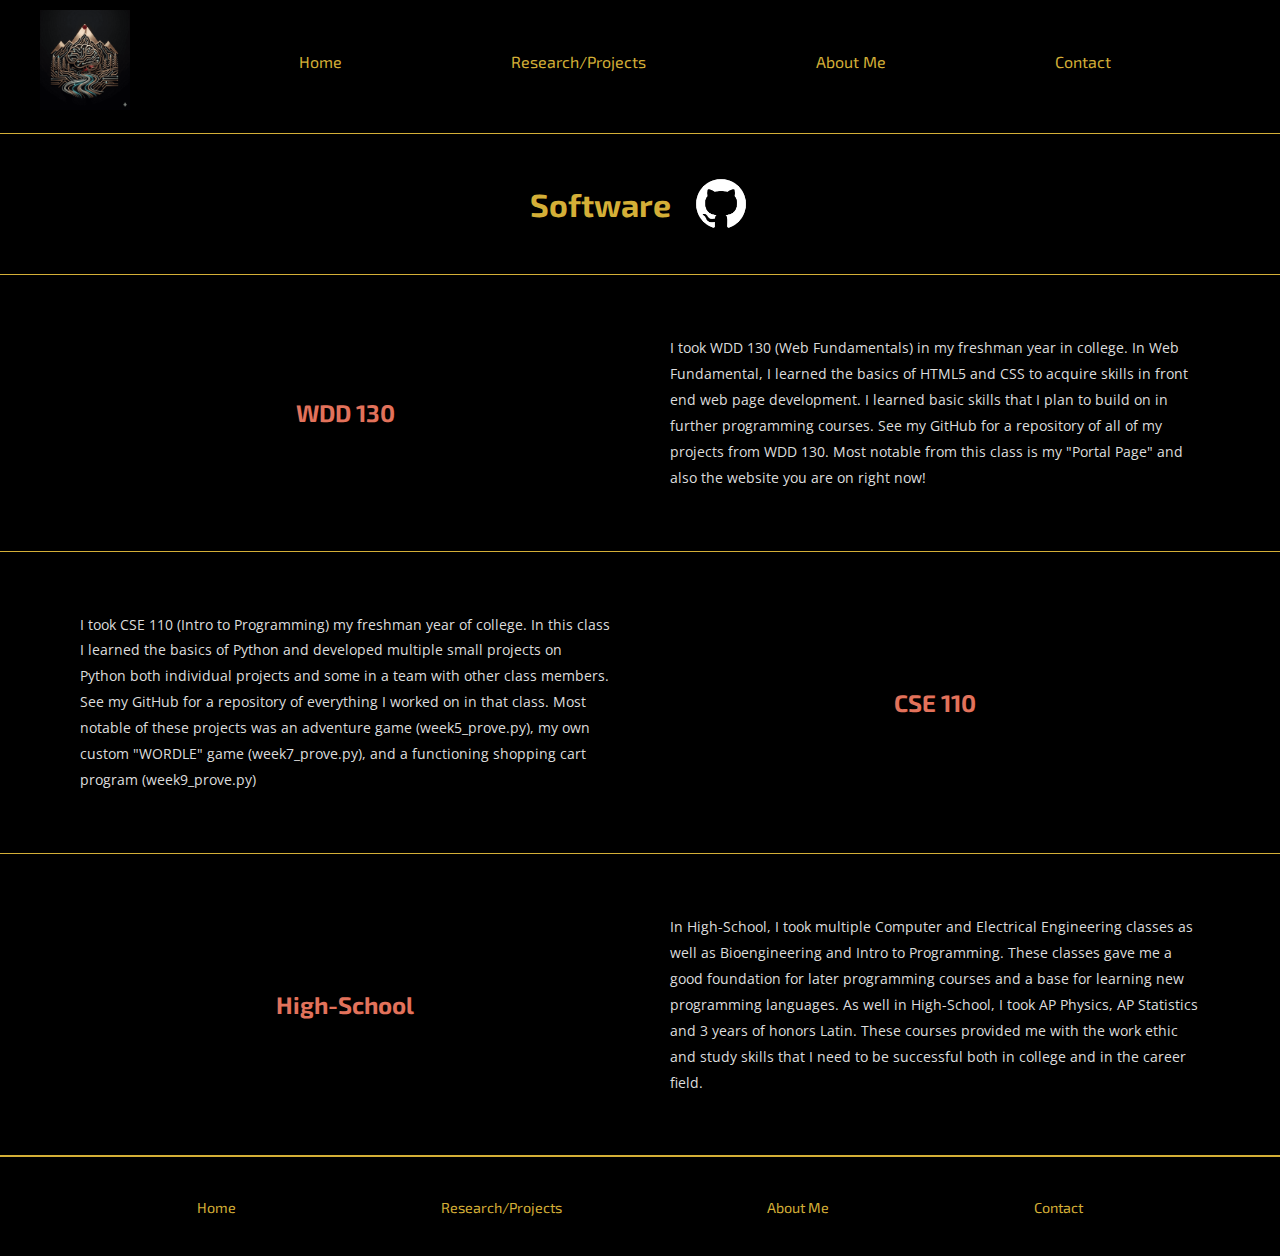
<file: geyser/software.html>
<!DOCTYPE html>
<html lang="en">
<head>
    <meta charset="UTF-8">
    <meta name="viewport" content="width=device-width, initial-scale=1.0">
    <title>Experience</title>
    <link href="styles/software.css" rel="stylesheet">
    <link href="styles/header_footer.css" rel="stylesheet">
</head>
<body>
    <div class="content">
        <header>
            <a id="logo_link" href="index.html">
                <img class="logo" src="images/quantum-brain-icon.png" alt="portfolio logo">
            </a>

            <nav>
                <ul>
                    <li><a href="index.html">Home</a></li>
                    <li><a href="software.html">Research/Projects</a></li>
                    <li><a href="experience.html">About Me</a></li>
                    <li><a href="contact.html">Contact</a></li>
                </ul>
            </nav>
        </header>
        <div class="page-title">
            <h1>Software</h1>
            <img src="images/github-logo.png" alt="github">
        </div>

        <main>
            <div class="cards">
                <div class="wdd130">
                    <h2>WDD 130</h2>
                    <p>I took WDD 130 (Web Fundamentals) in my freshman year in college. In Web Fundamental, I learned the basics of HTML5 and CSS to acquire skills in front end web page development. I learned basic skills that I plan to build on in further programming courses. See my GitHub for a repository of all of my projects from WDD 130. Most notable from this class is my "Portal Page" and also the website you are on right now!
                    </p>
                </div>
                <div class="cse110">
                    <h2>CSE 110</h2>
                    <p>I took CSE 110 (Intro to Programming) my freshman year of college. In this class I learned the basics of Python and developed multiple small projects on Python both individual projects and some in a team with other class members. See my GitHub for a repository of everything I worked on in that class. Most notable of these projects was an adventure game (week5_prove.py), my own custom "WORDLE" game (week7_prove.py), and a functioning shopping cart program (week9_prove.py)
                    </p>
                </div>
                <div class="high-school">
                    <h2>High-School</h2>
                    <p>In High-School, I took multiple Computer and Electrical Engineering classes as well as Bioengineering and Intro to Programming. These classes gave me a good foundation for later programming courses and a base for learning new programming languages. As well in High-School, I took AP Physics, AP Statistics and 3 years of honors Latin. These courses provided me with the work ethic and study skills that I need to be successful both in college and in the career field.</p>
                </div>
            </div>
        </main>

        <footer>
            <nav>
                <ul>
                    <li><a href="index.html">Home</a></li>
                    <li><a href="software.html">Research/Projects</a></li>
                    <li><a href="experience.html">About Me</a></li>
                    <li><a href="contact.html">Contact</a></li>
                </ul>
            </nav>
        </footer>
        
    </div>
</body>
</html>
</file>
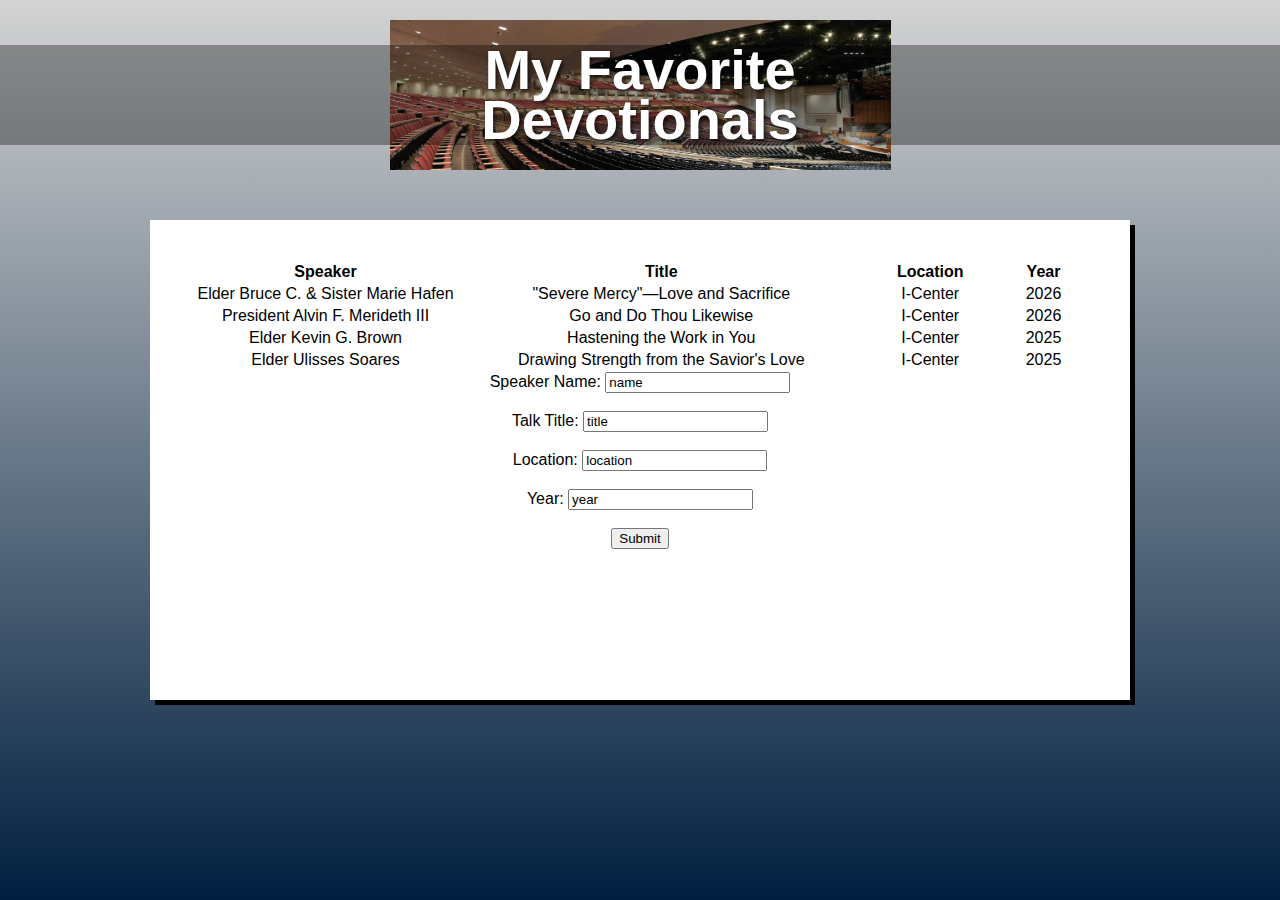
<file: ice/favorite_devo/favorite_devo/favdevo.html>
<!DOCTYPE html>
<html lang="en">
<head>
  <meta charset="UTF-8" />
  <meta name="viewport" content="width=device-width, initial-scale=1.0"/>
  <title>My Favorite Devotionals</title>
  <link rel="stylesheet" href="styles/styles.css" />
</head>
<body>
  <div class="container">
    <header class="header">
      <div class="header-image">
        <h1>My Favorite<br>Devotionals</h1>
      </div>
    </header>
    <main>
      <div class="content-box">
        <table style="width:100%">
          <tr>
            <th style="width:30%">Speaker</th>
            <th style="width:45%">Title</th>
            <th style="width:15%">Location</th>
            <th style="width:10%">Year</th>
          </tr>
          <tr>
            <td>Elder Bruce C. & Sister Marie Hafen</td>
            <td>"Severe Mercy"—Love and Sacrifice</td>
            <td>I-Center</td>
            <td>2026</td>
          </tr>
          <tr>
            <td>President Alvin F. Merideth III</td>
            <td>Go and Do Thou Likewise</td>
            <td>I-Center</td>
            <td>2026</td>
          </tr>
          <tr>
            <td>Elder Kevin G. Brown</td>
            <td>Hastening the Work in You</td>
            <td>I-Center</td>
            <td>2025</td>
          </tr>
          <tr>
            <td>Elder Ulisses Soares</td>
            <td>Drawing Strength from the Savior's Love</td>
            <td>I-Center</td>
            <td>2025</td>
          </tr>
        </table>
        <form action="#">
          <label for="speaker">Speaker Name:</label>
          <input type="text" id="speaker" name="speaker" value="name"><br><br>
          <label for="title">Talk Title:</label>  
          <input type="text" id="title" name="title" value="title"><br><br>
          <label for="location">Location:</label>
          <input type="text" id="location" name="location" value="location"><br><br>
          <label for="year">Year:</label>
          <input type="text" id="year" name="year" value="year"><br><br>
          <input type="submit" value="Submit">
        </form>


      </div>
    </main>
  </div>
</body>
</html>
</file>
<file: styles/styles.css>
body {
    background-color: #e0dcd4;
}

header {
    height: 50px;
    display: grid;
    grid-template-columns: 40% 60%;
    background-color: #fffff9;
    border-radius: 15px;
}

#logo_link {
    font-family: indie flower;
    grid-column: 1/2;
    align-self: center;
    padding: 0px 10%;
    color: #556073;
    text-decoration: none;
}

#logo_link:hover {
    text-decoration: none;
    color: #95a0b3;
}

header ul {
    display: flex;
    justify-content: space-around;
    align-content: center;
    list-style-type: none;
    grid-column: 2/3;
    width: 100%;
}

.header_link {
    padding: 10px 20px;
    text-decoration: none;
    color: #556073;
    border: solid 1px #fffff9;
}

.header_link:hover {
    padding: 10px 20px;
    text-decoration: none;
    color: #95a0b3;
}

#hero {
    height: 500px;
    display: grid;
    grid-template-columns: 1fr 1fr;
    grid-template-rows: 1fr 1fr;
    margin: 50px;
    border-bottom: solid 1px #cdcac7;
}

#hero h1 {
    grid-column: 1/2;
    grid-row: 1/2;
    font-family: dm serif text;
    align-self: center;
    font-size: 3em;
}

#hero p {
    grid-column: 1/2;
    grid-row: 2/3;
}

#hero_img {
    grid-column: 2/3;
    grid-row: 1/3;
    width: 60%;
    justify-self: center;
    align-self: center;
    border-radius: 50px;
    border: solid 3px #cdcac7;
    transition: transform .5s;
}

#hero_img:hover {
    opacity: 1;
    transform: scale(1.05);
}

#columns {
    display: grid;
    grid-template-columns: 12.5% repeat(3, 25%) 12.5%;
}

#wwr {
    grid-column: 2/3;
    padding: 0 20px;
    justify-items: center;
    text-align: center;
}

#wwr img {
    width: 75px;
    height: 75px;
    border-radius: 10px;
    border: solid 2px #cdcac7;
    transition: transform .5s;
}

#wwr img:hover {
    opacity: 0.7;
    transform: scale(1.1);
}

#ice {
    grid-column: 3/4;
    padding: 0 20px;
    justify-items: center;
    text-align: center;
}

#ice img {
    width: 75px;
    height: 75px;
    border-radius: 10px;
    border: solid 2px #cdcac7;
    transition: transform .5s;
}

#ice img:hover {
    opacity: 0.7;
    transform: scale(1.1);
}

#three {
    grid-column: 4/5;
    padding: 0 20px;
    justify-items: center;
    text-align: center;
}

#three img {
    width: 75px;
    height: 75px;
    border-radius: 10px;
    border: solid 2px #cdcac7;
    transition: transform .5s;
}

#three img:hover {
    opacity: 0.7;
    transform: scale(1.1);
}

#about_me {
    display: grid;
    grid-template-columns: 1fr 1fr;
    margin: 5% 10% 0 10%;
    border-bottom: solid 1px #cdcac7;
    padding: 50px 0;
}

#about_me h2 {
    grid-column: 1/2;
    grid-row: 1/2;
}

#about_me p {
    grid-column: 1/2;
    grid-row: 2/3;
}

#abtme_img {
    grid-column: 2/3;
    grid-row: 1/3;
    width: 70%;
    justify-self: center;
    align-self: center;
} 

#contact {
    text-align: center;
    margin: 5%;
}

footer {
    height: 150px;
    display: grid;
    grid-template-columns: 30% repeat(4, 10%) 30%;
    border-top: solid 1px #cdcac7;
    border-radius: 100px;
    padding-top: 30px;
}


footer nav{
    grid-column: 2/6;
    grid-row: 1/2;
}

footer ul {
    display: flex;
    justify-self: center;
    justify-content: space-around;
    align-content: center;
    list-style-type: none;
    width: 100%;
}

.footer_link {
    padding: 10px 20px;
    text-decoration: none;
    color: #556073;
}

.footer_link:hover {
    padding: 10px 20px;
    text-decoration: none;
    color: #95a0b3;
}

footer p {
    grid-row: 2/3;
    grid-column: 3/5;
    font-size: x-small;
    text-align: center;
    color: #556073;
}
</file>
<file: Apodaca/styles/style.css>
@import url('https://fonts.googleapis.com/css2?family=Alan+Sans:wght@300..900&family=Delius&display=swap');

* {
    box-sizing: border-box;
}

body {
    background-color: #FAF9F6;
    margin: 0;
    padding: 0;
    justify-content: center;
}

header {
    display: grid;
    grid-template-columns: 25% 25% 50%;
    height: 100px;
    margin: 0;
    background-color: #CCD5AE;
}

.head_logo {
    grid-column: 1/2;
    align-self: center;
    padding: 10px 10%;
    text-decoration: none;
    width: auto;
    height: 85px;
}

.head_logo img {
    width: auto;
    height: 100%;
    border-radius: 15px;
}

.head_logo:hover {
    text-decoration: none;
}

header nav {
    align-content: center;
    grid-column: 3/4;
}

header ul {
    display: flex;
    justify-content: space-around;
    justify-self: right;
    list-style-type: none;
    width: 80%;
    font-size: 1em;
}

header ul a {
    text-decoration: none;
    padding: 10px;
    font-family: delius;
    color: darkolivegreen;
    background-color: #FAEDCD;
    border-radius: 15px;
}

header ul a:hover {
    text-decoration: none;
    padding: 10px;
    font-family: delius;
    color: darkolivegreen;
    background-color: #FEFAE0;
    border-radius: 15px;
}

.hero {
    margin: 0;
    display:grid;
    grid-template-columns: 1fr;
    grid-template-rows: repeat(4, 1fr);
}

.hero h1 {
    text-align: center;
    grid-column: 1/2;
    grid-row: 1/2;
    font-size: 4em;
    font-family: alan sans;
    color: #FAEDCD;
}

#hero-p {
    grid-column: 1/2;
    grid-row: 2/3;
    margin: 2% 17.5%;
    border-radius: 50px;
    background-color: #FAEDCD;
    order: 0;
}

.hero p {
    grid-column: 1/2;
    grid-row: 2/3;
    padding: 0 20%;
    align-self: center;
    color: black;
    font-size: 1.25em;
    font-family: delius;
    text-align: center;
    order: 1;
}

#hero-buttons {
    grid-column: 1/2;
    grid-row: 4/5;
    display: flex;
    justify-content: space-around;
    font-size: 1.25em;
}

.hero a {
    margin: 5%;
    align-self: center;
    padding: 20px;
    border: solid 1px black;
    border-radius: 10px;
    text-decoration: none;
    font-family: delius;   
    background-color: #FAEDCD;
    color: darkolivegreen;
    transition: transform 1s;
}

.hero a:hover {
    margin: 5%;
    align-self: center;
    padding: 20px;
    border: solid 1px black;
    border-radius: 10px;
    text-decoration: none;
    font-family: delius;   
    background-color: #FEFAE0;
    color: darkolivegreen;
    transform: scale(1.25);
}

#hero-img {
    grid-column: 1/2;
    grid-row: 1/5;
    z-index: -1;
    max-width: 100%;
    height: auto;
    object-fit: cover;
}

.features {
    display: grid;
    grid-template-columns: repeat(4, 1fr);
    padding: 5% ;
    background-color: #FAEDCD;
}

#home-keychain {
    grid-column: 1/2;
    padding: 5%;
    display: flex;
    flex-direction: column;
    align-items: center;
}

#home-keychain img {
    justify-self: center;
    width: 90%;
    height: 50%;
    border-radius: 50%;
    border: solid 7.5px #CCD5AE;
    object-fit: cover;
    transition: transform 2.5s;
}

#home-keychain img:hover {
    justify-self: center;
    width: 90%;
    height: 50%;
    border-radius: 50%;
    border: solid 7.5px #CCD5AE;
    object-fit: cover;
    transform: scale(1.1);
}

#home-keychain h2 {
    font-size: 2em;
    font-family: alan sans;
}

#home-keychain p {
    font-size: 1em;
    text-align: center;
    font-family: delius;
}

#home-keychain a {
    font-size: .75em;
    text-decoration: none;
    font-family: delius;
    color: darkolivegreen;
    font-weight: bold;
}

#home-stuffed {
    grid-column: 2/3;
    padding: 5%;
    display: flex;
    flex-direction: column;
    align-items: center;
}

#home-stuffed img {
    justify-self: center;
    width: 90%;
    height: 50%;
    border-radius: 50%;
    border: solid 7.5px #CCD5AE;
    object-fit: cover;
    transition: transform 2.5s;
}

#home-stuffed img:hover {
    justify-self: center;
    width: 90%;
    height: 50%;
    border-radius: 50%;
    border: solid 7.5px #CCD5AE;
    object-fit: cover;
    transform: scale(1.1);
}

#home-stuffed h2 {
    font-size: 2em;
    font-family: alan sans;
}

#home-stuffed p {
    font-size: 1em;
    text-align: center;
    font-family: delius;
}

#home-stuffed a {
    font-size: .75em;
    text-decoration: none;
    font-family: delius;
    color: darkolivegreen;
    font-weight: bold;
}

#home-bag {
    grid-column: 3/4;
    padding: 5%;
    display: flex;
    flex-direction: column;
    align-items: center;
}

#home-bag img {
    justify-self: center;
    width: 90%;
    height: 50%;
    border-radius: 50%;
    border: solid 7.5px #CCD5AE;
    object-fit: cover;
    transition: transform 2.5s;
}

#home-bag img:hover {
    justify-self: center;
    width: 90%;
    height: 50%;
    border-radius: 50%;
    border: solid 7.5px #CCD5AE;
    object-fit: cover;
    transform: scale(1.1);
}

#home-bag h2 {
    font-size: 2em;
    font-family: alan sans;
}

#home-bag p {
    font-size: 1em;
    text-align: center;
    font-family: delius;
}

#home-bag a {
    font-size: .75em;
    text-decoration: none;
    font-family: delius;
    color: darkolivegreen;
    font-weight: bold;
}

#home-blanket {
    grid-column: 4/5;
    padding: 5%;
    display: flex;
    flex-direction: column;
    align-items: center;
}

#home-blanket img {
    justify-self: center;
    width: 90%;
    height: 50%;
    border-radius: 50%;
    border: solid 7.5px #CCD5AE;
    object-fit: cover;
    transition: transform 2.5s;
}

#home-blanket img:hover {
    justify-self: center;
    width: 90%;
    height: 50%;
    border-radius: 50%;
    border: solid 7.5px #CCD5AE;
    object-fit: cover;
    transform: scale(1.1);
}

#home-blanket h2 {
    font-size: 2em;
    font-family: alan sans;
}

#home-blanket p {
    font-size: 1em;
    text-align: center;
    font-family: delius;
}

#home-blanket a {
    font-size: .75em;
    text-decoration: none;
    font-family: delius;
    color: darkolivegreen;
    font-weight: bold;
}

footer {
    display: grid;
    grid-template-columns: 25% 25% 50%;
    height: 100px;
    background-color: #CCD5AE;
}

.foot_logo {
    grid-column: 1/2;
    align-self: center;
    padding: 10px 10%;
    text-decoration: none;
    width: auto;
    height: 85px;
}

.foot_logo img {
    width: auto;
    height: 100%;
    border-radius: 15px;
    align-self: center;
}

.foot_logo:hover {
    text-decoration: none;
}

footer ul {
    align-self: center;
    grid-column: 3/4;
    display: flex;
    justify-content: space-around;
    list-style-type: none;
    width: 100%;
    font-size: 1em;
}

footer ul a {
    text-decoration: none;
    padding: 15px;
    font-family: delius;
    color: darkolivegreen;
    background-color: #FAEDCD;
    border-radius: 15px;
}

footer ul a:hover {
    text-decoration: none;
    padding: 15px;
    font-family: delius;
    color: darkolivegreen;
    background-color: #FEFAE0;
    border-radius: 15px;
}

/** PRODUCT PAGE CSS **/

#keychain {
    display: grid;
    grid-template-columns: 1fr 1fr;
    margin: 5%;
}

#keychain div {
    display: flex;
    grid-column: 1/2;
    justify-content: space-around;
}

#keychain div img {
    width: 25%;
    border-radius: 25px;
}

#keychain p {
    align-self: center;
    font-family: delius;
}

#stuffed {
    display: grid;
    grid-template-columns: 1fr 1fr;
    margin: 5%;
}

#stuffed div {
    display: flex;
    grid-column: 1/2;
    justify-content: space-around;
}

#stuffed div img {
    width: 20%;
    border-radius: 25px;
}

#stuffed p {
    align-self: center;
    font-family: delius;
}

#bag {
    display: grid;
    grid-template-columns: 1fr 1fr;
    margin: 5%;
}

#bag div {
    display: flex;
    grid-column: 1/2;
    justify-content: space-around;
}

#bag div img {
    width: 25%;
    border-radius: 25px;
}

#bag p {
    align-self: center;
    font-family: delius;
}

#blanket {
    display: grid;
    grid-template-columns: 1fr 1fr;
    margin: 5%;
}

#blanket div {
    display: flex;
    width: 100%;
    grid-column: 1/2;
    justify-content: space-around;
}

#blanket div img {
    width: 20%;
    border-radius: 25px;
}

#blanket p {
    align-self: center;
    font-family: delius;
}

/** ORDER FORM PAGE CSS **/

#order-title {
    font-family: alan sans;
    justify-self: center;
}

#order {
    justify-self: center;
    display: grid;
    grid-template-columns: 1fr 1fr;
    border: 2px black solid;
    padding: 2.5% 10%;
    width: 50%;
    font-family: delius;
}

#label-keychain {
    margin: 25% 0;
}

#option-keychain {
    margin: 25% 0;
    font-family: delius;
}

#label-stuffed {
    margin: 25% 0;
}

#option-stuffed {
    margin: 25% 0;
    font-family: delius;
}

#label-bag {
    margin: 25% 0;
}

#option-bag {
    margin: 25% 0;
    font-family: delius;
}

#label-blanket {
    margin: 25% 0;
}

#option-blanket {
    margin: 25% 0;
    font-family: delius;
}

#pricing {
    display: grid;
    grid-template-columns: 1fr 1fr;
    margin: 5% 20%;
}

#pricing h2, #pricing h3 {
    font-family: alan sans;
}

#pricing p {
    font-family: delius;
}

.order-column-1 {
    grid-column: 1/2;
    justify-items: center;
}

.order-column-2 {
    grid-column: 2/3;
    justify-items: center;
}
</file>
<file: geyser/styles/index.css>
@import url('https://fonts.googleapis.com/css2?family=Exo+2:ital,wght@0,100..900;1,100..900&family=Open+Sans:ital,wght@0,300..800;1,300..800&display=swap');

/* Hero */
#hero {
    background: black;
    display: flex;
    flex-direction: column;
}

#hero-top {
    display: grid;
    grid-template-columns: 1fr 1fr;
    height: calc(100vh - 130px);
    align-items: stretch;
}

#hero-box {
    overflow: hidden;
    min-width: 0;
    display: flex;
    align-items: flex-start;
    justify-content: flex-end;
}

#hero-img {
    height: 100%;
    width: 100%;
    object-fit: cover;
    object-position: right top;
}

#hero-msg {
    display: flex;
    flex-direction: column;
    justify-content: center;
    padding: 60px 40px;
    min-width: 0;
}

.heading {
    font-size: 2.5rem;
    font-family: "Exo 2";
    font-weight: 800;
    margin-bottom: 16px;
    color: #D4AF37;
}

.second-heading {
    font-size: 1.5rem;
    font-family: "Exo 2";
    font-weight: 600;
    color: #E2725B;
    margin-bottom: 16px;
}

.sub-heading {
    font-size: 1rem;
    line-height: 1.7;
    color: #ccc;
    margin-bottom: 32px;
}

.button-box {
    display: flex;
    gap: 16px;
    flex-wrap: wrap;
}

.resume_button,
.about-me_button {
    display: inline-block;
    padding: 12px 24px;
    text-decoration: none;
    font-family: "Exo 2";
    font-weight: 700;
    font-size: 0.85rem;
    letter-spacing: 0.05em;
    border-radius: 40px;
    transition: opacity 0.2s;
}

.resume_button {
    background-color: #D4AF37;
    color: black;
}

.about-me_button {
    background-color: transparent;
    color: #E2725B;
    border: 2px solid #E2725B;
}

.resume_button:hover,
.about-me_button:hover {
    opacity: 0.75;
}

#partical {
    width: 100%;
    height: auto;
    margin-top: 40px;
}

/* Main card */

.main-card {
    display: grid;
    grid-template-columns: 1fr 1fr;
    background: black;
    color: white;
    border-bottom: 1.5px solid #D4AF37;
}

/* About Me */
#about-me {
    grid-column: 1 / -1;
    border-bottom: 1.5px solid #D4AF37;
    padding: 40px;
}

.about-me-body {
    display: grid;
    grid-template-columns: 1fr 1fr;
    align-items: center;
}

.about-me_img {
    width: 100%;
    height: 100%;
    object-fit: cover;
    border-radius: 20px;
}

.about-me-text h2 {
    color: #E2725B;
    font-family: "Exo 2";
    font-size: 1.5rem;
    margin-bottom: 16px;
    text-align: center;
}

.about-me-text {
    display: flex;
    flex-direction: column;
    align-items: center;
    justify-content: center;
}

.about-me-text p {
    font-size: 0.9rem;
    line-height: 1.8;
    color: #ddd;
    max-width: 450px;
    text-align: center;
}

/* Experience */
#experience {
    padding: 40px;
    border-right: 1.5px solid #D4AF37;
    display: flex;
    flex-direction: column;
    align-items: center;
    justify-content: center;
    gap: 16px;
    text-align: center;
}

#experience h2 {
    color: #E2725B;
    font-family: "Exo 2";
    font-size: 1.5rem;
}

#experience p {
    font-size: 0.85rem;
    color: #ccc;
    margin-bottom: 20px;
}

.experience_button {
    display: block;
    background-color: #D4AF37;
    color: black;
    padding: 10px 0;
    text-decoration: none;
    font-family: "Exo 2";
    font-weight: 600;
    border-radius: 4px;
    width: 200px;
    text-align: center;
    transition: background-color 0.2s;
}

.experience_button:hover {
    background-color: #b8972e;
}

/* Software */
#software {
    padding: 40px;
    display: flex;
    flex-direction: column;
    align-items: center;
    justify-content: center;
    gap: 16px;
    text-align: center;
    min-height: 200px;
}

#software h2 {
    color: #E2725B;
    font-family: "Exo 2";
    font-size: 1.5rem;
}

#software p {
    font-size: 0.85rem;
    color: #ccc;
}

#software a {
    display: flex;
    justify-content: center;
}

#software a img {
    width: 160px;
    height: 160px;
    object-fit: contain;
    background-color: #D4AF37;
    border-radius: 16px;
    padding: 16px;
    display: block;
    transition: opacity 0.2s;
    margin-top: 20px;
}

#software a img:hover {
    opacity: 0.8;
}

/* Contact */
#contact {
    background: black;
    color: white;
    text-align: center;
    padding: 50px 40px;
    border-top: 1.5px solid #D4AF37;
}

#contact h2 {
    color: #E2725B;
    font-family: "Exo 2";
    font-size: 1.8rem;
    margin-bottom: 30px;
}

.contact-body {
    display: flex;
    justify-content: center;
    align-items: center;
    gap: 60px;
    flex-wrap: wrap;
}

.contact-info {
    list-style: disc;
    color: white;
    text-align: left;
    padding-left: 1.2em;
}

.contact-info li {
    margin: 8px 0;
    font-size: 0.9rem;
}

.contact-info a {
    color: white;
    text-decoration: none;
    display: inline;
}

.contact-info a:hover {
    color: #D4AF37;
}

.logo_links {
    display: flex;
    justify-content: center;
    gap: 20px;
}

.logo_links img {
    width: 60px;
    height: 60px;
    object-fit: contain;
    border-radius: 8px;
    background-color: transparent;
    padding: 0;
    transition: opacity 0.2s;
}

.logo_links img:hover {
    opacity: 0.8;
}

/* Mobile */

@media (max-width: 768px) {
    /* Hero */
    #hero-top {
        grid-template-columns: 1fr;
        height: auto;
        direction: rtl;
    }

    #hero-top > * {
        direction: ltr;
    }

    #hero-box {
        height: 45vw;
        min-height: 200px;
    }

    #hero-img {
        object-position: center top;
    }

    #hero-msg {
        padding: 30px 20px;
    }

    .heading {
        font-size: 1.8rem;
    }

    .second-heading {
        font-size: 1.1rem;
    }

    .sub-heading {
        font-size: 0.85rem;
    }

    .button-box {
        flex-direction: column;
        align-items: flex-start;
    }

    /* Main Card */
    .main-card {
        grid-template-columns: 1fr;
    }

    #about-me {
        grid-column: 1;
    }

    .about-me-body {
        grid-template-columns: 1fr;
        gap: 20px;
        text-align: center;
    }

    .about-me_img {
        width: 100%;
        max-width: 300px;
        height: 220px;
        margin: 0 auto;
    }

    #experience {
        border-right: none;
        border-bottom: 1.5px solid #D4AF37;
    }

    .experience_button {
        width: 100%;
        max-width: 280px;
    }

    /* Contact */
    .contact-body {
        flex-direction: column;
        gap: 24px;
    }

    .logo_links {
        gap: 16px;
    }

    .logo_links img {
        width: 48px;
        height: 48px;
    }

    #contact {
        padding: 40px 20px;
    }
}
</file>
<file: geyser/styles/header_footer.css>
@import url('https://fonts.googleapis.com/css2?family=Exo+2:ital,wght@0,100..900;1,100..900&family=Open+Sans:ital,wght@0,300..800;1,300..800&display=swap');

* {
    margin: 0;
    padding: 0;
    box-sizing: border-box;
}

#content {
    background: black;
    color: white;
    font-family: "Open Sans";
}


/* Header and nav */

header {
    background: black;
    display: flex;
    align-items: center;
    justify-content: space-between;
    width: 100%;
    border-bottom: 1.5px solid #D4AF37;
    font-family: "Exo 2";
    padding: 10px 0 20px 0;
}

.logo {
    width: 130px;
    height: 100px;
    padding-left: 40px;
}

nav {
    flex: 1;
}

nav a {
    text-decoration: none;
    color: #D4AF37;
}

nav ul {
    display: flex;
    justify-content: space-evenly;
    list-style: none;
}

/* Footer */

footer {
    background: black;
    display: flex;
    align-items: center;
    justify-content: space-between;
    width: 100%;
    font-family: "Exo 2";
    padding: 40px 0;
    border-top: 1.5px solid #D4AF37;
}

footer nav {
    flex: 1;
}

footer nav ul {
    display: flex;
    justify-content: space-evenly;
    list-style: none;
    padding: 0;
    margin: 0;
    flex-wrap: wrap;
    gap: 8px;
}

footer nav a {
    text-decoration: none;
    color: #D4AF37;
    font-size: 0.9rem;
}

footer nav a:hover {
    text-decoration: underline;
}

/* Mobile */

@media (max-width: 768px) {
    header {
        flex-direction: column;
        align-items: center;
        padding: 16px 0;
        gap: 12px;
    }

    .logo {
        width: 80px;
        height: 64px;
        padding-left: 0;
    }

    nav ul {
        flex-wrap: wrap;
        justify-content: center;
        gap: 8px 16px;
        padding: 0 16px;
    }

    nav a {
        font-size: 0.85rem;
    }

    /* Footer */
    footer {
        padding: 24px 16px;
    }

    footer nav ul {
        flex-direction: column;
        align-items: center;
        gap: 10px;
    }
}
</file>
<file: wwr/styles/index.css>
* {
    text-align: center;
/*    border: 1px solid red; */
}

@import url('https://fonts.googleapis.com/css2?family=Google+Sans:ital,opsz,wght@0,17..18,400..700;1,17..18,400..700&family=Indie+Flower&family=Tagesschrift&display=swap');

:root{
    --heading-font: 'Indie Flower', 'Tagesschrift';
    --paragraph-font: 'Google Sans', Arial, sans-serif;
}
header {
    background-color: white;
    color: black;
    font-family: var(--heading-font);
    display: grid;
    grid-template-columns: 250px 1fr;
}

.home-title{
    font-family: var(--heading-font);
    font-size: 4em;
}

body {
    background-color: white;
    color: black;
    font-family: var(--paragraph-font);
    margin: 0;
    padding: 0;
}

h2 {
    margin: 0 0 15px 0;
}

/* #content {
    background-color: #4f5344;
    max-width: 1600px;
    margin-left: 35px;
    margin-right: 35px;
    margin-top: 25px;
    margin-bottom: 100px;
    padding: 40px;
    font-family: var(--paragraph-font);
} */

.logo{
    margin: 20px;
    padding-top: 20px;
    width: 160px;
}

nav {
    padding: 75px;
    display: flex;
    justify-content: space-around;
}

#logo_link {
    padding-top: 5px;
    justify-self: center;
    align-self: center;
}

nav a {
    padding: 15px;
    color: #02077f;
    background-color:gainsboro;
    text-decoration: none;
    border-radius: 5px;
    border: 1px solid #02077f;
}

a:hover {
    color: #727599;
    background-color: whitesmoke;
}

#hero-img{
    width: 100%;
}

#hero{
    background-color: white;
    padding-bottom: 15px;
    display: grid;
    grid-area: 1fr 3fr 1fr / 1fr 1fr;
}

#hero-box{
    grid-column: 1/4;
    grid-row: 1/3;
    order: 0;
}

#hero-msg {
    grid-column: 2/3;
    grid-row: 1/2;
    margin-top: 100px;
    color: white;
}

#hero-msg h4{
    color: white;
}

.home-grid{
    background-color: white;
    display: grid;
    grid-template-rows: 2fr 6fr 2fr 2fr 1fr 5fr 1fr 2fr 2fr;
    grid-template-columns: repeat(10, 1fr);
}


.icon{
    margin-top: 25px;
    width: 80px;
    height: 80px;
}

.card-img{
    width: 100%;
    height: 55%;
    border-radius: 25px;
    transition: transform .5s;
    box-shadow: 5px 5px 10px #6f7364;
}

.card-img:hover {
    opacity: .6;
    transform: scale(1.1);
}

.mountains{
    width: 100%;
    height: 100%;
    grid-column: 2/7;
    grid-row: 5/8;
    box-shadow: 5px 5px 10px #6f7364;
}

.msg{
    padding: 15px;
    font-size: 1.5em;
    grid-column: 6/10;
    grid-row: 6/7;
    background-color: #4f5344;
    box-shadow: 5px 5px 10px #625220;
    color: white;
}

.msg p{
    font-size: 0.8rem;
}

.msg a{
    color: white;
   background-color: #C2B280; 
   border-radius: 10px;
}

#background {
    background-color: #C2B280;
    grid-column: 1/11;
    grid-row: 4/9;
}

.rivers-card{
    grid-row: 2/3;
    grid-column: 2/4;
}

.camping-card{
    grid-column: 5/7;
    grid-row: 2/3;
}

.rapids-card{
    grid-column: 8/10;
    grid-row: 2/3;
}



.book, .join{
    background-color: gainsboro;
    color: #02077f;
    text-decoration: none;
    font-size: 18px;
    padding: 10px;
    border-radius: 10px; 

}

.book:hover, .join:hover{
    background-color: whitesmoke;
    color: #727599;
}

footer{
   background-color: #4f5344; 
   color: white;
   padding: 25px 50px;
   margin-top: 150px; 
   display: flex;
   justify-content: space-around;
   align-items: center;
}

footer p{
    font-size: 1.2em;
}

footer a{
    color: white;
    text-decoration: none;
    padding: 10px;
}

footer a:hover{
    background-color: #C2B280;
    color: white;
    padding: 10px;
    border: 1px solid white;
    border-radius: 5px;
    text-decoration: underline;
}

.social a:hover{
    background-color: #4f5344;
    text-decoration: none;
    border: 0;
    opacity: .6;
    transform: scale(1.1);
}
.social-icon {
    border-radius: 15px;
}

@media screen and (max-width: 900px) {
    #hero, .home-grid {
        display: block;
        height: auto;
    }
    nav, footer {
        flex-direction: column;
    }
    nav a {
        display: block;
        padding: 15px;
    }
    #hero {
        margin-top: 0;
    }
    #hero-msg {
        margin-top: 0;
    }
    #hero-msg h4 {
        display: none;
    }
    #hero-msg h1 {
        color: #6f7364;
    }
    .home-title {
        font-size: 25px;
    }
    .rivers-card, .camping-card, .rapids-card { 
        margin: 50px auto;
        width: 60%;
    }
    #background {
        display: none;
    }
    .mountains, .msg {
        width: 80%;
        display: block;
        margin: 0 auto;
    }
    footer {
        margin-top: 25px;
    }
}
</file>
<file: geyser/styles/contact.css>
.content {
    background: black;
    color: white;
    font-family: "Open Sans";
    min-height: 100vh;
}
</file>
<file: geyser/styles/experience.css>
@import url('https://fonts.googleapis.com/css2?family=Exo+2:ital,wght@0,100..900;1,100..900&family=Open+Sans:ital,wght@0,300..800;1,300..800&display=swap');

.content {
    background: black;
    color: white;
    font-family: "Open Sans";
    min-height: 100vh;
}

/* Page Title */
.page-title {
    display: flex;
    align-items: center;
    justify-content: center;
    gap: 20px;
    padding: 40px;
    border-bottom: 1.5px solid #D4AF37;
}

.page-title h1 {
    color: #D4AF37;
    font-family: "Exo 2";
    font-size: 2rem;
}

.page-title img {
    width: 60px;
    height: 60px;
    object-fit: contain;
    filter: invert(1);
}

/* Cards */
.cards {
    display: flex;
    flex-direction: column;
}

/* common card style */
.missionary,
.byui,
.discount-tire {
    display: grid;
    grid-template-columns: 1fr 1fr;
    align-items: center;
    padding: 60px 80px;
    border-bottom: 1.5px solid #D4AF37;
    gap: 60px;
}

/* Missionary */
.missionary h2 {
    color: #E2725B;
    font-family: "Exo 2";
    font-size: 1.5rem;
    text-align: center;
}

.missionary p {
    font-size: 0.9rem;
    line-height: 1.8;
    color: #ddd;
}

/* BYU-Idaho */
.byui {
    direction: rtl;
}

.byui h2 {
    color: #E2725B;
    font-family: "Exo 2";
    font-size: 1.5rem;
    text-align: center;
    direction: ltr;
}

.byui p {
    font-size: 0.9rem;
    line-height: 1.8;
    color: #ddd;
    direction: ltr;
    text-align: left;
}

/* Discount Tire */
.discount-tire h2 {
    color: #E2725B;
    font-family: "Exo 2";
    font-size: 1.5rem;
    text-align: center;
}

.discount-tire p {
    font-size: 0.9rem;
    line-height: 1.8;
    color: #ddd;
}

/* Mobile */
@media (max-width: 768px) {
    .missionary,
    .byui,
    .discount-tire {
        grid-template-columns: 1fr;
        padding: 32px 20px;
        gap: 16px;
        direction: ltr;
    }

    .missionary h2,
    .byui h2,
    .discount-tire h2 {
        text-align: left;
        font-size: 1.2rem;
    }

    .missionary p,
    .byui p,
    .discount-tire p {
        font-size: 0.85rem;
    }

    .page-title {
        padding: 24px 20px;
    }

    .page-title h1 {
        font-size: 1.5rem;
    }

    .page-title img {
        width: 40px;
        height: 40px;
    }
}
</file>
<file: geyser/styles/software.css>
@import url('https://fonts.googleapis.com/css2?family=Exo+2:ital,wght@0,100..900;1,100..900&family=Open+Sans:ital,wght@0,300..800;1,300..800&display=swap');

.content {
    background: black;
    color: white;
    font-family: "Open Sans";
    min-height: 100vh;
}

/* Page Title */
.page-title {
    display: flex;
    align-items: center;
    justify-content: center;
    gap: 20px;
    padding: 40px;
    border-bottom: 1.5px solid #D4AF37;
}

.page-title h1 {
    color: #D4AF37;
    font-family: "Exo 2";
    font-size: 2rem;
}

.page-title img {
    width: 60px;
    height: 60px;
    object-fit: contain;
    filter: invert(1);
}

/* Cards */
.cards {
    display: flex;
    flex-direction: column;
}

/* common card style */
.wdd130,
.cse110,
.high-school {
    display: grid;
    grid-template-columns: 1fr 1fr;
    align-items: center;
    padding: 60px 80px;
    border-bottom: 1.5px solid #D4AF37;
    gap: 60px;
}

/* WDD130 */
.wdd130 h2 {
    color: #E2725B;
    font-family: "Exo 2";
    font-size: 1.5rem;
    text-align: center;
}

.wdd130 p {
    font-size: 0.9rem;
    line-height: 1.8;
    color: #ddd;
}

/* CSE110 */
.cse110 {
    direction: rtl;
}

.cse110 h2 {
    color: #E2725B;
    font-family: "Exo 2";
    font-size: 1.5rem;
    text-align: center;
    direction: ltr;
}

.cse110 p {
    font-size: 0.9rem;
    line-height: 1.8;
    color: #ddd;
    direction: ltr;
    text-align: left;
}

/* High-School */
.high-school h2 {
    color: #E2725B;
    font-family: "Exo 2";
    font-size: 1.5rem;
    text-align: center;
}

.high-school p {
    font-size: 0.9rem;
    line-height: 1.8;
    color: #ddd;
}


/* Mobile */

@media (max-width: 768px) {
    .wdd130,
    .cse110,
    .high-school {
        grid-template-columns: 1fr;
        padding: 32px 20px;
        gap: 16px;
        direction: ltr;
    }

    .wdd130 h2,
    .cse110 h2,
    .high-school h2 {
        text-align: left;
        font-size: 1.2rem;
    }

    .wdd130 p,
    .cse110 p,
    .high-school p {
        font-size: 0.85rem;
    }

    .page-title {
        padding: 24px 20px;
    }

    .page-title h1 {
        font-size: 1.5rem;
    }

    .page-title img {
        width: 40px;
        height: 40px;
    }
}
</file>
<file: ice/favorite_devo/favorite_devo/styles/styles.css>
body {
  margin: 0;
  height: 100%;
  font-family: Arial, sans-serif;
  background: linear-gradient(to bottom, #d3d3d3, #001f3f);
  background-repeat: no-repeat; /* Just in case */
  background-attachment: fixed;
}

.container {
  text-align: center;
}

.header {
  padding: 20px 0;
}

.header-image {
  background-image: url('../images/icenter.png'); /* Replace with your image */
  background-repeat: no-repeat;
  background-position: center;
  height: 150px;
  display: flex;
  flex-direction: column;
  justify-content: center;
  color: white;

}

.header-image h1 {
  margin: 0;
  line-height: 0.9;
    font-size: 3.5em;
  font-weight: bold;
  text-shadow: 2px 2px 4px rgba(0, 0, 0, 0.7);
  background: #00000055;
}

.content-box {
  background-color: white;
  margin: 30px auto;
  width: 90%;
  max-width: 900px;
  padding: 40px;
  box-shadow: 5px 5px 0px black;
  min-height: 400px;
}
</file>
